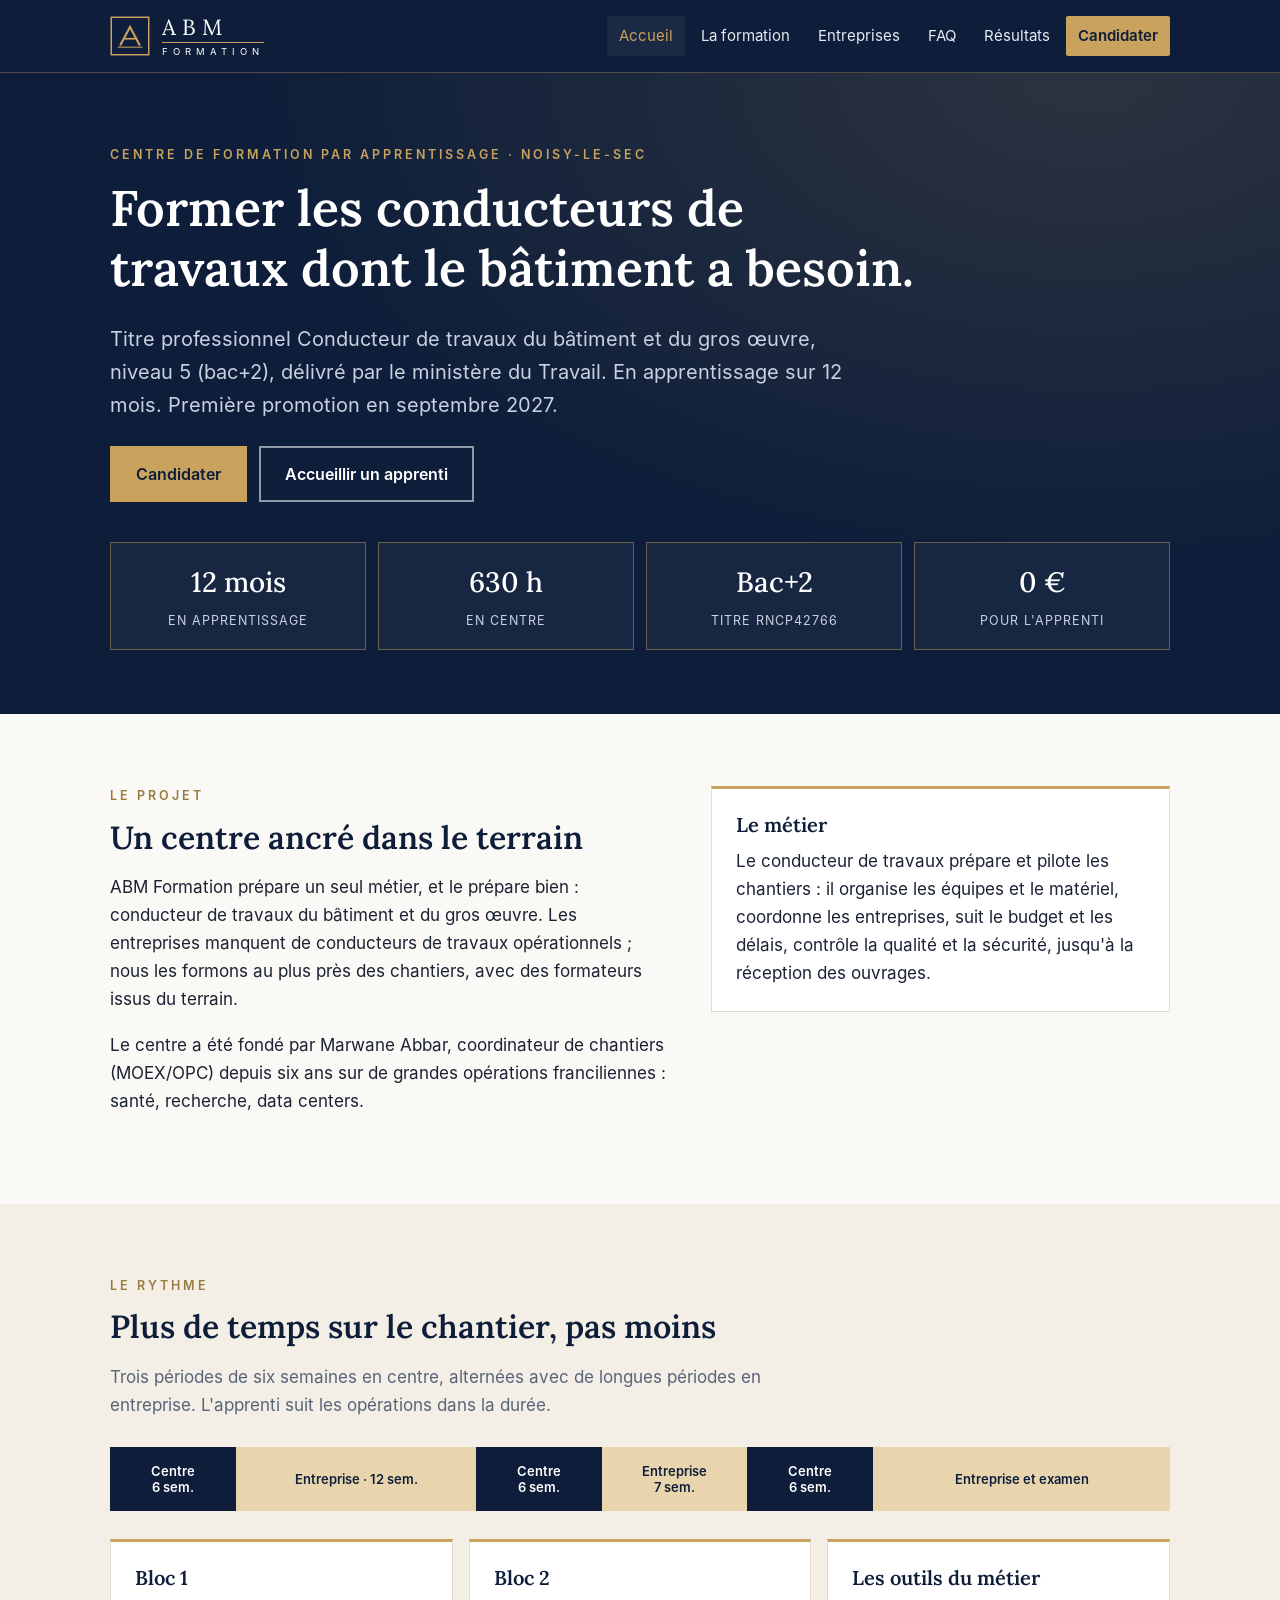
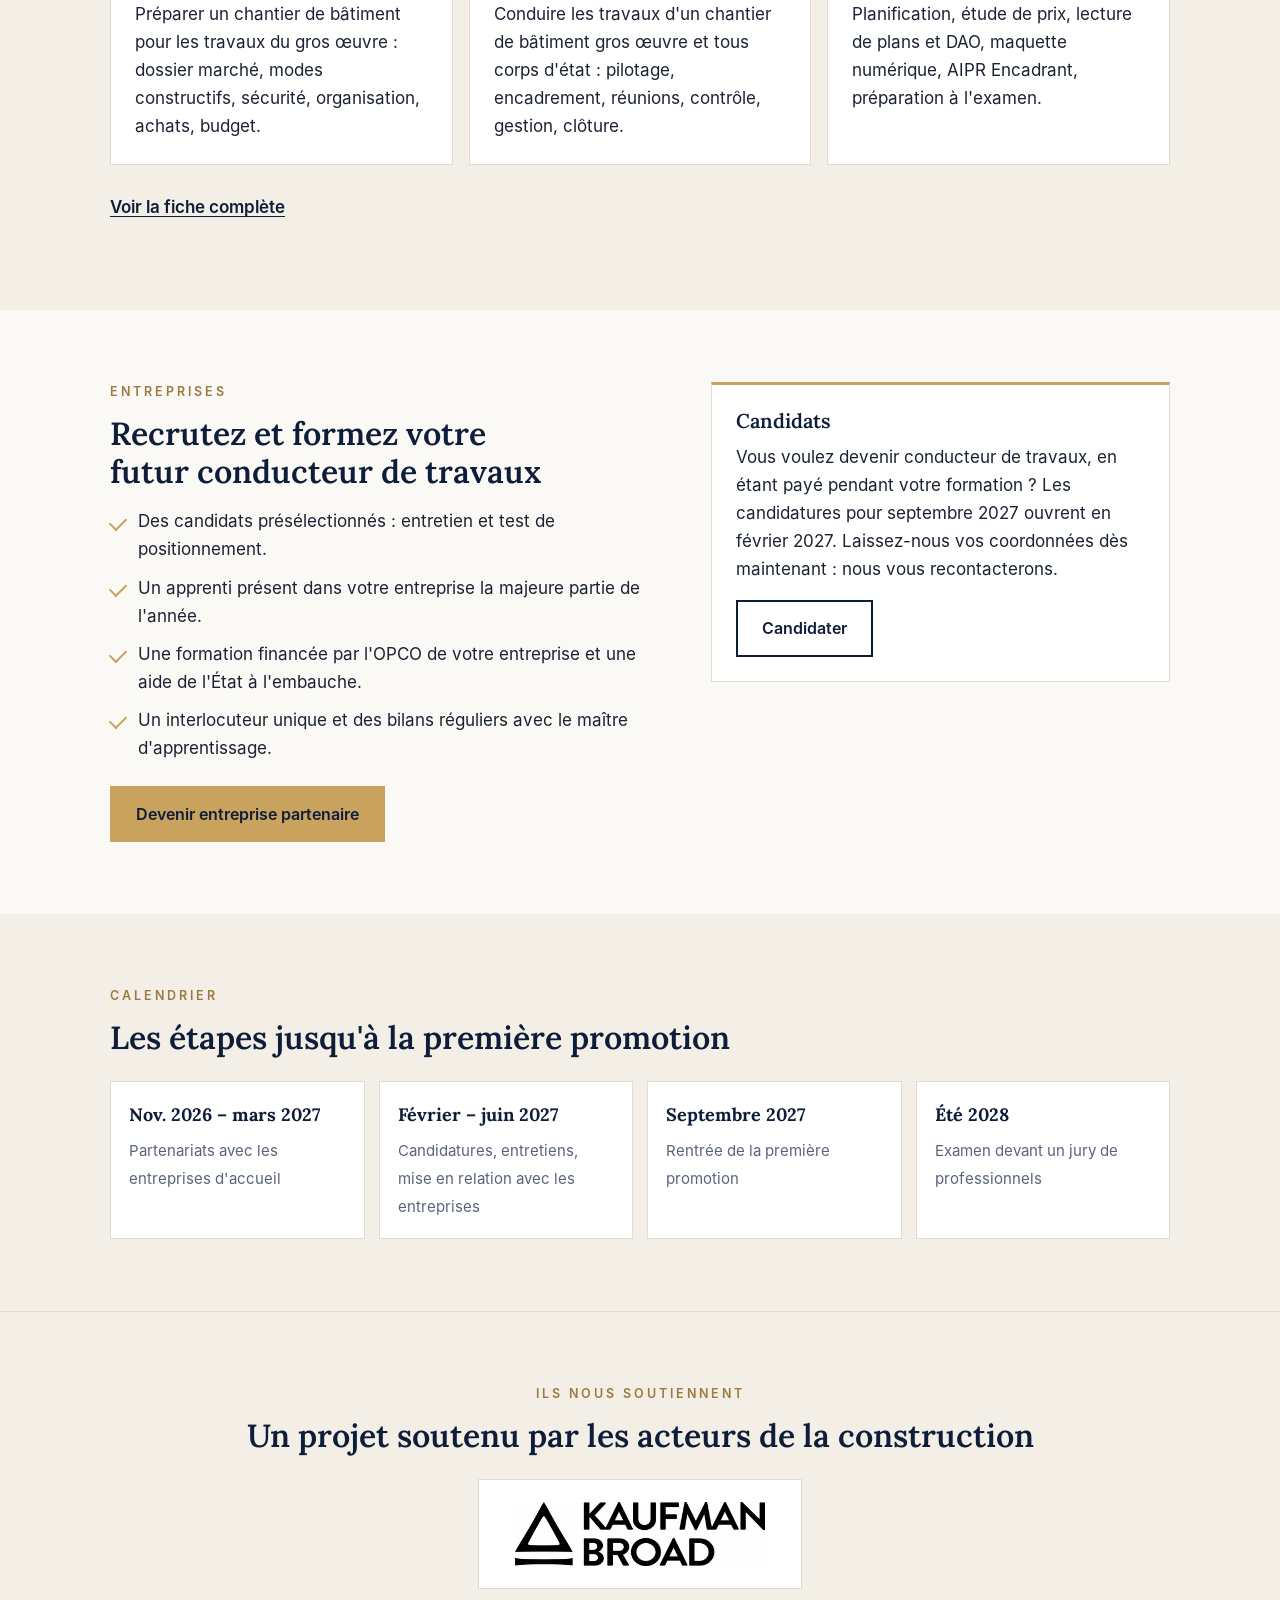
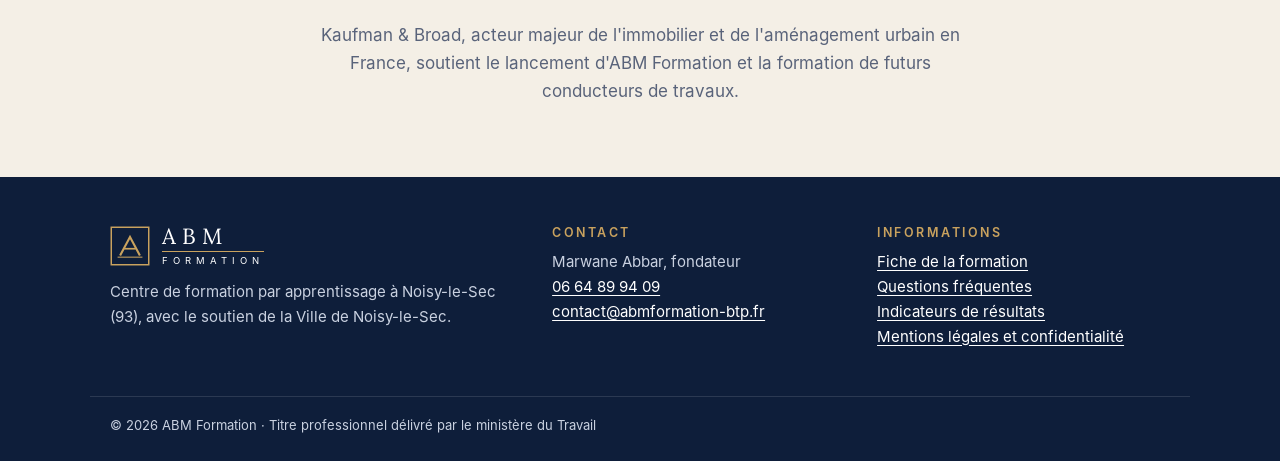
<file: index.html>
<!doctype html>
<html lang="fr">
<head>
<meta charset="utf-8">
<meta name="viewport" content="width=device-width, initial-scale=1">
<title>ABM Formation — Conducteur de travaux en alternance à Noisy-le-Sec</title>
<meta name="description" content="Centre de formation par apprentissage à Noisy-le-Sec : titre professionnel Conducteur de travaux du bâtiment et du gros œuvre (bac+2) en 12 mois. Première promotion en septembre 2027.">
<link rel="canonical" href="https://abmformation-btp.fr/">
<meta property="og:title" content="ABM Formation — Conducteur de travaux en alternance à Noisy-le-Sec">
<meta property="og:description" content="Centre de formation par apprentissage à Noisy-le-Sec : titre professionnel Conducteur de travaux du bâtiment et du gros œuvre (bac+2) en 12 mois. Première promotion en septembre 2027.">
<meta property="og:type" content="website">
<meta property="og:locale" content="fr_FR">
<meta property="og:image" content="https://abmformation-btp.fr/assets/og-image.png">
<meta property="og:url" content="https://abmformation-btp.fr/">
<meta name="twitter:card" content="summary_large_image">
<link rel="icon" href="assets/favicon.svg" type="image/svg+xml">
<link rel="stylesheet" href="assets/style.css">
</head>
<body>
<a class="skip" href="#contenu">Aller au contenu</a>
<header class="site-header">
 <div class="wrap bar">
  <a class="brand" href="index.html" aria-label="ABM Formation, accueil"><svg class="mark" viewBox="0 0 190 190" aria-hidden="true"><rect x="6" y="6" width="178" height="178" fill="none" stroke="currentColor" stroke-width="7"/><path d="M48 140 L95 52 L142 140" fill="none" stroke="currentColor" stroke-width="10"/><line x1="68" y1="108" x2="122" y2="108" stroke="currentColor" stroke-width="8"/><line x1="36" y1="148" x2="154" y2="148" stroke="currentColor" stroke-width="5"/></svg><span class="brand-txt"><span class="b1">ABM</span><span class="b2">FORMATION</span></span></a>
  <button class="burger" aria-expanded="false" aria-controls="menu" onclick="var m=document.getElementById('menu');var o=m.classList.toggle('open');this.setAttribute('aria-expanded',o)">Menu</button>
  <nav id="menu" class="nav" aria-label="Navigation principale"><a href="index.html" aria-current="page">Accueil</a><a href="formation.html">La formation</a><a href="entreprises.html">Entreprises</a><a href="faq.html">FAQ</a><a href="indicateurs.html">Résultats</a><a href="candidater.html">Candidater</a></nav>
 </div>
</header>
<main id="contenu">

<section class="hero">
 <div class="wrap">
  <p class="kick">Centre de formation par apprentissage · Noisy-le-Sec</p>
  <h1>Former les conducteurs de travaux dont le bâtiment a besoin.</h1>
  <p class="lead">Titre professionnel Conducteur de travaux du bâtiment et du gros œuvre, niveau 5 (bac+2), délivré par le ministère du Travail. En apprentissage sur 12 mois. Première promotion en septembre 2027.</p>
  <div class="actions"><a class="btn" href="candidater.html">Candidater</a><a class="btn ghost" href="entreprises.html">Accueillir un apprenti</a></div>
  <ul class="kpis">
   <li><b>12 mois</b><span>en apprentissage</span></li>
   <li><b>630 h</b><span>en centre</span></li>
   <li><b>Bac+2</b><span>titre RNCP42766</span></li>
   <li><b>0 €</b><span>pour l'apprenti</span></li>
  </ul>
 </div>
</section>

<section class="sec">
 <div class="wrap two">
  <div>
   <p class="kick dark">Le projet</p>
   <h2>Un centre ancré dans le terrain</h2>
   <p>ABM Formation prépare un seul métier, et le prépare bien : conducteur de travaux du bâtiment et du gros œuvre. Les entreprises manquent de conducteurs de travaux opérationnels ; nous les formons au plus près des chantiers, avec des formateurs issus du terrain.</p>
   <p>Le centre a été fondé par Marwane Abbar, coordinateur de chantiers (MOEX/OPC) depuis six ans sur de grandes opérations franciliennes : santé, recherche, data centers.</p>
  </div>
  <div class="card">
   <h3>Le métier</h3>
   <p>Le conducteur de travaux prépare et pilote les chantiers : il organise les équipes et le matériel, coordonne les entreprises, suit le budget et les délais, contrôle la qualité et la sécurité, jusqu'à la réception des ouvrages.</p>
  </div>
 </div>
</section>

<section class="sec alt">
 <div class="wrap">
  <p class="kick dark">Le rythme</p>
  <h2>Plus de temps sur le chantier, pas moins</h2>
  <p class="intro">Trois périodes de six semaines en centre, alternées avec de longues périodes en entreprise. L'apprenti suit les opérations dans la durée.</p>
  <div class="timeline" role="img" aria-label="Centre 6 semaines, entreprise 12 semaines, centre 6 semaines, entreprise 7 semaines, centre 6 semaines, puis entreprise et examen">
   <span class="c" style="flex:6">Centre<br>6 sem.</span><span class="e" style="flex:12">Entreprise · 12 sem.</span><span class="c" style="flex:6">Centre<br>6 sem.</span><span class="e" style="flex:7">Entreprise<br>7 sem.</span><span class="c" style="flex:6">Centre<br>6 sem.</span><span class="e" style="flex:15">Entreprise et examen</span>
  </div>
  <div class="grid3">
   <div class="card"><h3>Bloc 1</h3><p>Préparer un chantier de bâtiment pour les travaux du gros œuvre : dossier marché, modes constructifs, sécurité, organisation, achats, budget.</p></div>
   <div class="card"><h3>Bloc 2</h3><p>Conduire les travaux d'un chantier de bâtiment gros œuvre et tous corps d'état : pilotage, encadrement, réunions, contrôle, gestion, clôture.</p></div>
   <div class="card"><h3>Les outils du métier</h3><p>Planification, étude de prix, lecture de plans et DAO, maquette numérique, AIPR Encadrant, préparation à l'examen.</p></div>
  </div>
  <p><a class="link" href="formation.html">Voir la fiche complète</a></p>
 </div>
</section>

<section class="sec">
 <div class="wrap two">
  <div>
   <p class="kick dark">Entreprises</p>
   <h2>Recrutez et formez votre futur conducteur de travaux</h2>
   <ul class="ticks">
    <li>Des candidats présélectionnés : entretien et test de positionnement.</li>
    <li>Un apprenti présent dans votre entreprise la majeure partie de l'année.</li>
    <li>Une formation financée par l'OPCO de votre entreprise et une aide de l'État à l'embauche.</li>
    <li>Un interlocuteur unique et des bilans réguliers avec le maître d'apprentissage.</li>
   </ul>
   <a class="btn" href="entreprises.html">Devenir entreprise partenaire</a>
  </div>
  <div class="card">
   <h3>Candidats</h3>
   <p>Vous voulez devenir conducteur de travaux, en étant payé pendant votre formation ? Les candidatures pour septembre 2027 ouvrent en février 2027. Laissez-nous vos coordonnées dès maintenant : nous vous recontacterons.</p>
   <a class="btn ghost dark" href="candidater.html">Candidater</a>
  </div>
 </div>
</section>

<section class="sec alt">
 <div class="wrap">
  <p class="kick dark">Calendrier</p>
  <h2>Les étapes jusqu'à la première promotion</h2>
  <ol class="steps">
   <li><b>Nov. 2026 – mars 2027</b><span>Partenariats avec les entreprises d'accueil</span></li>
   <li><b>Février – juin 2027</b><span>Candidatures, entretiens, mise en relation avec les entreprises</span></li>
   <li><b>Septembre 2027</b><span>Rentrée de la première promotion</span></li>
   <li><b>Été 2028</b><span>Examen devant un jury de professionnels</span></li>
  </ol>
 </div>
</section>
<section class="sec alt support">
 <div class="wrap">
  <p class="kick dark">Ils nous soutiennent</p>
  <h2>Un projet soutenu par les acteurs de la construction</h2>
  <div class="logocard"><img src="assets/kaufman-broad.jpg" width="900" height="230" alt="Kaufman &amp; Broad" loading="lazy"></div>
  <p>Kaufman &amp; Broad, acteur majeur de l'immobilier et de l'aménagement urbain en France, soutient le lancement d'ABM Formation et la formation de futurs conducteurs de travaux.</p>
 </div>
</section>

</main>
<footer class="site-footer">
 <div class="wrap fgrid">
  <div><div class="brand light"><svg class="mark" viewBox="0 0 190 190" aria-hidden="true"><rect x="6" y="6" width="178" height="178" fill="none" stroke="currentColor" stroke-width="7"/><path d="M48 140 L95 52 L142 140" fill="none" stroke="currentColor" stroke-width="10"/><line x1="68" y1="108" x2="122" y2="108" stroke="currentColor" stroke-width="8"/><line x1="36" y1="148" x2="154" y2="148" stroke="currentColor" stroke-width="5"/></svg><span class="brand-txt"><span class="b1">ABM</span><span class="b2">FORMATION</span></span></div>
  <p>Centre de formation par apprentissage à Noisy-le-Sec (93), avec le soutien de la Ville de Noisy-le-Sec.</p></div>
  <div><h2 class="fh">Contact</h2><p>Marwane Abbar, fondateur<br><a href="tel:+33664899409">06 64 89 94 09</a><br><a href="mailto:contact@abmformation-btp.fr">contact@abmformation-btp.fr</a></p></div>
  <div><h2 class="fh">Informations</h2><p><a href="formation.html">Fiche de la formation</a><br><a href="faq.html">Questions fréquentes</a><br><a href="indicateurs.html">Indicateurs de résultats</a><br><a href="mentions-legales.html">Mentions légales et confidentialité</a></p></div>
 </div>
 <div class="wrap fine">© 2026 ABM Formation · Titre professionnel délivré par le ministère du Travail</div>
</footer>
</body>
</html>
</file>
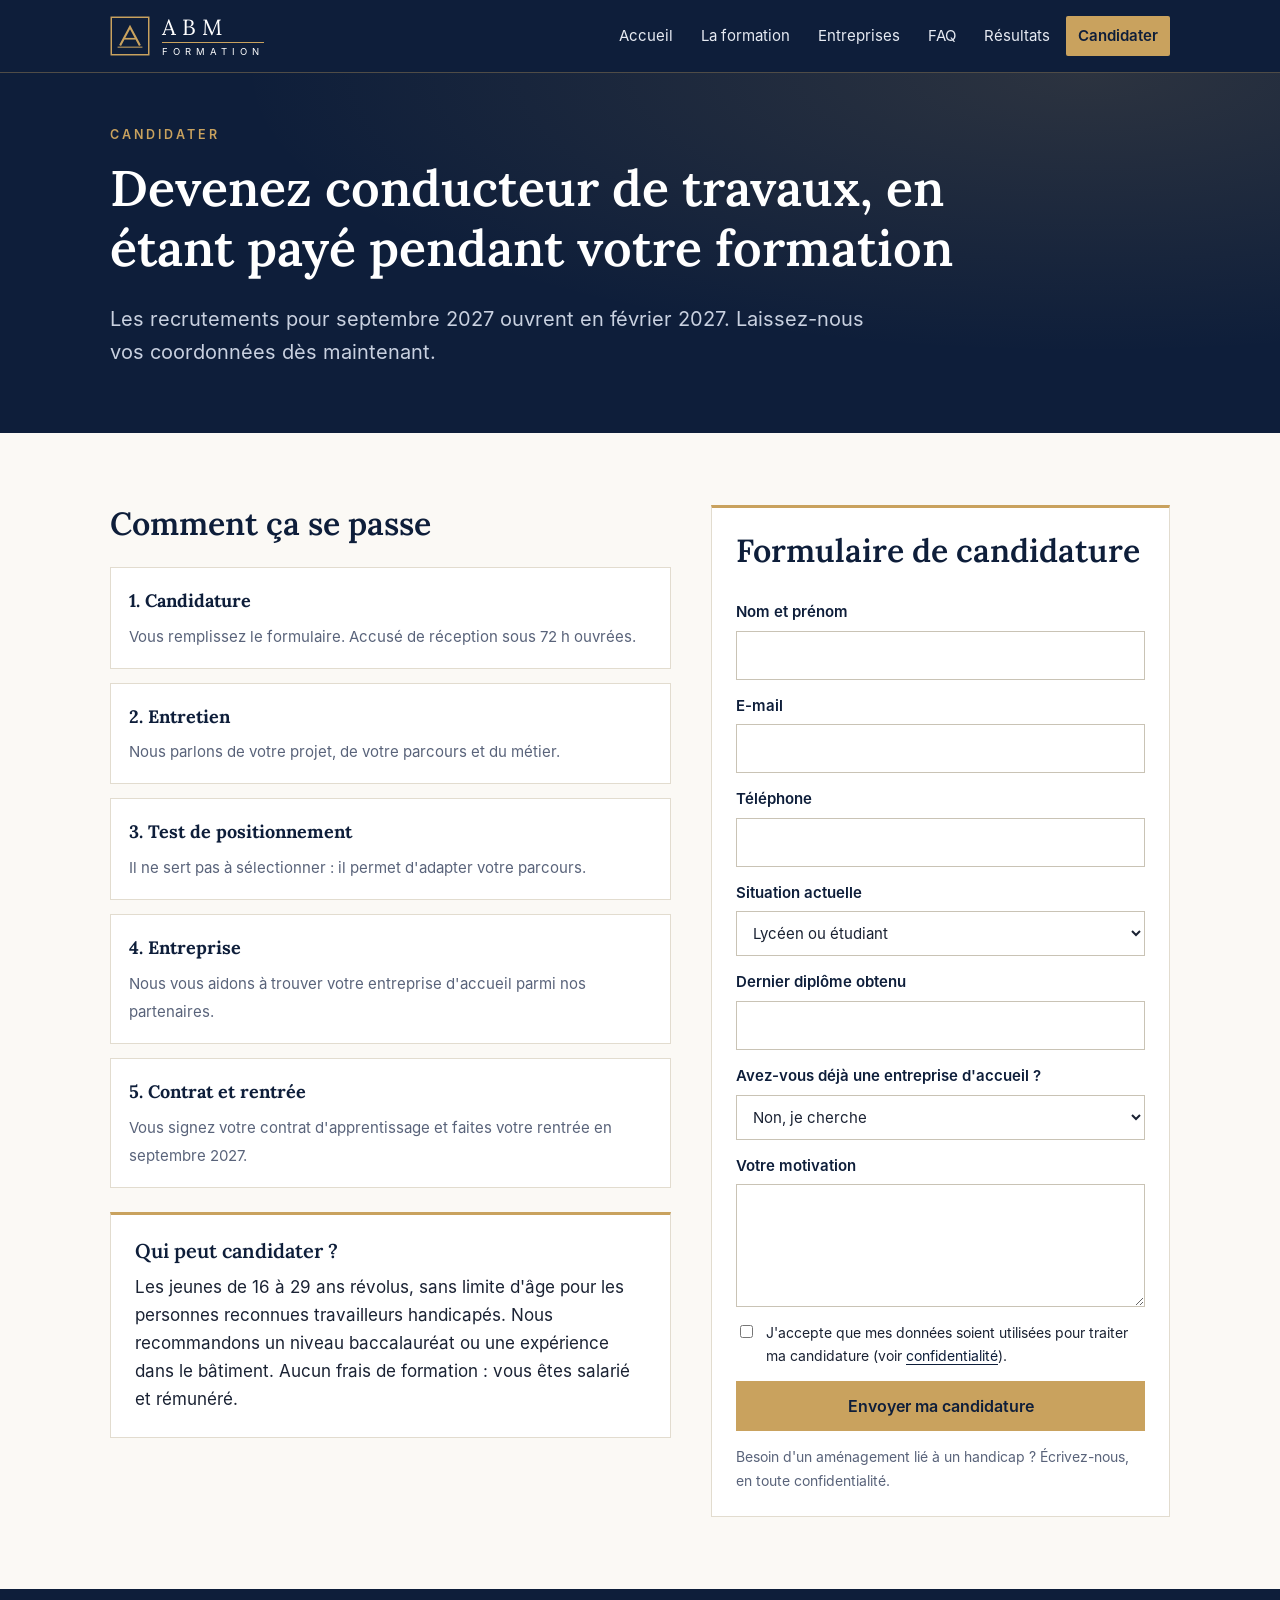
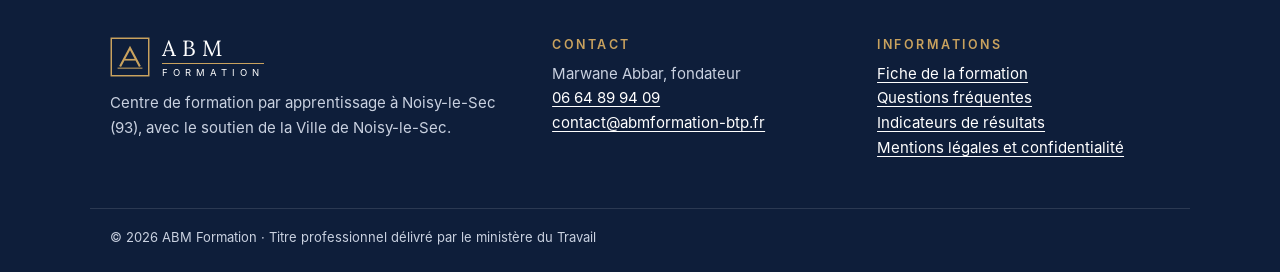
<file: candidater.html>
<!doctype html>
<html lang="fr">
<head>
<meta charset="utf-8">
<meta name="viewport" content="width=device-width, initial-scale=1">
<title>Candidater — Devenir conducteur de travaux en alternance | ABM Formation</title>
<meta name="description" content="Candidatez à la formation de conducteur de travaux du bâtiment et du gros œuvre en apprentissage à Noisy-le-Sec. Recrutements à partir de février 2027.">
<link rel="canonical" href="https://abmformation-btp.fr/candidater.html">
<meta property="og:title" content="Candidater — Devenir conducteur de travaux en alternance | ABM Formation">
<meta property="og:description" content="Candidatez à la formation de conducteur de travaux du bâtiment et du gros œuvre en apprentissage à Noisy-le-Sec. Recrutements à partir de février 2027.">
<meta property="og:type" content="website">
<meta property="og:locale" content="fr_FR">
<meta property="og:image" content="https://abmformation-btp.fr/assets/og-image.png">
<meta property="og:url" content="https://abmformation-btp.fr/candidater.html">
<meta name="twitter:card" content="summary_large_image">
<link rel="icon" href="assets/favicon.svg" type="image/svg+xml">
<link rel="stylesheet" href="assets/style.css">
</head>
<body>
<a class="skip" href="#contenu">Aller au contenu</a>
<header class="site-header">
 <div class="wrap bar">
  <a class="brand" href="index.html" aria-label="ABM Formation, accueil"><svg class="mark" viewBox="0 0 190 190" aria-hidden="true"><rect x="6" y="6" width="178" height="178" fill="none" stroke="currentColor" stroke-width="7"/><path d="M48 140 L95 52 L142 140" fill="none" stroke="currentColor" stroke-width="10"/><line x1="68" y1="108" x2="122" y2="108" stroke="currentColor" stroke-width="8"/><line x1="36" y1="148" x2="154" y2="148" stroke="currentColor" stroke-width="5"/></svg><span class="brand-txt"><span class="b1">ABM</span><span class="b2">FORMATION</span></span></a>
  <button class="burger" aria-expanded="false" aria-controls="menu" onclick="var m=document.getElementById('menu');var o=m.classList.toggle('open');this.setAttribute('aria-expanded',o)">Menu</button>
  <nav id="menu" class="nav" aria-label="Navigation principale"><a href="index.html">Accueil</a><a href="formation.html">La formation</a><a href="entreprises.html">Entreprises</a><a href="faq.html">FAQ</a><a href="indicateurs.html">Résultats</a><a href="candidater.html" aria-current="page">Candidater</a></nav>
 </div>
</header>
<main id="contenu">

<section class="hero small"><div class="wrap">
 <p class="kick">Candidater</p>
 <h1>Devenez conducteur de travaux, en étant payé pendant votre formation</h1>
 <p class="lead">Les recrutements pour septembre 2027 ouvrent en février 2027. Laissez-nous vos coordonnées dès maintenant.</p>
</div></section>
<section class="sec"><div class="wrap two">
 <div>
  <h2>Comment ça se passe</h2>
  <ol class="steps v">
   <li><b>1. Candidature</b><span>Vous remplissez le formulaire. Accusé de réception sous 72 h ouvrées.</span></li>
   <li><b>2. Entretien</b><span>Nous parlons de votre projet, de votre parcours et du métier.</span></li>
   <li><b>3. Test de positionnement</b><span>Il ne sert pas à sélectionner : il permet d'adapter votre parcours.</span></li>
   <li><b>4. Entreprise</b><span>Nous vous aidons à trouver votre entreprise d'accueil parmi nos partenaires.</span></li>
   <li><b>5. Contrat et rentrée</b><span>Vous signez votre contrat d'apprentissage et faites votre rentrée en septembre 2027.</span></li>
  </ol>
  <div class="card"><h3>Qui peut candidater ?</h3><p>Les jeunes de 16 à 29 ans révolus, sans limite d'âge pour les personnes reconnues travailleurs handicapés. Nous recommandons un niveau baccalauréat ou une expérience dans le bâtiment. Aucun frais de formation : vous êtes salarié et rémunéré.</p></div>
 </div>
 <form class="card form" action="https://formspree.io/f/xdawqddj" method="POST">
  <h2>Formulaire de candidature</h2>
  <input type="hidden" name="_subject" value="Site ABM — candidature">
  <label>Nom et prénom<input name="nom" required autocomplete="name"></label>
  <label>E-mail<input type="email" name="email" required autocomplete="email"></label>
  <label>Téléphone<input type="tel" name="telephone" required autocomplete="tel"></label>
  <label>Situation actuelle<select name="situation"><option>Lycéen ou étudiant</option><option>En emploi dans le bâtiment</option><option>En emploi hors bâtiment</option><option>Demandeur d'emploi</option><option>Autre</option></select></label>
  <label>Dernier diplôme obtenu<input name="diplome"></label>
  <label>Avez-vous déjà une entreprise d'accueil ?<select name="entreprise"><option>Non, je cherche</option><option>Oui</option><option>Je suis en discussion</option></select></label>
  <label>Votre motivation<textarea name="motivation" rows="4"></textarea></label>
  <label class="check"><input type="checkbox" name="consentement" required> <span>J'accepte que mes données soient utilisées pour traiter ma candidature (voir <a href="mentions-legales.html#donnees">confidentialité</a>).</span></label>
  <button class="btn" type="submit">Envoyer ma candidature</button>
  <p class="small">Besoin d'un aménagement lié à un handicap ? Écrivez-nous, en toute confidentialité.</p>
 </form>
</div></section>

</main>
<footer class="site-footer">
 <div class="wrap fgrid">
  <div><div class="brand light"><svg class="mark" viewBox="0 0 190 190" aria-hidden="true"><rect x="6" y="6" width="178" height="178" fill="none" stroke="currentColor" stroke-width="7"/><path d="M48 140 L95 52 L142 140" fill="none" stroke="currentColor" stroke-width="10"/><line x1="68" y1="108" x2="122" y2="108" stroke="currentColor" stroke-width="8"/><line x1="36" y1="148" x2="154" y2="148" stroke="currentColor" stroke-width="5"/></svg><span class="brand-txt"><span class="b1">ABM</span><span class="b2">FORMATION</span></span></div>
  <p>Centre de formation par apprentissage à Noisy-le-Sec (93), avec le soutien de la Ville de Noisy-le-Sec.</p></div>
  <div><h2 class="fh">Contact</h2><p>Marwane Abbar, fondateur<br><a href="tel:+33664899409">06 64 89 94 09</a><br><a href="mailto:contact@abmformation-btp.fr">contact@abmformation-btp.fr</a></p></div>
  <div><h2 class="fh">Informations</h2><p><a href="formation.html">Fiche de la formation</a><br><a href="faq.html">Questions fréquentes</a><br><a href="indicateurs.html">Indicateurs de résultats</a><br><a href="mentions-legales.html">Mentions légales et confidentialité</a></p></div>
 </div>
 <div class="wrap fine">© 2026 ABM Formation · Titre professionnel délivré par le ministère du Travail</div>
</footer>
</body>
</html>
</file>
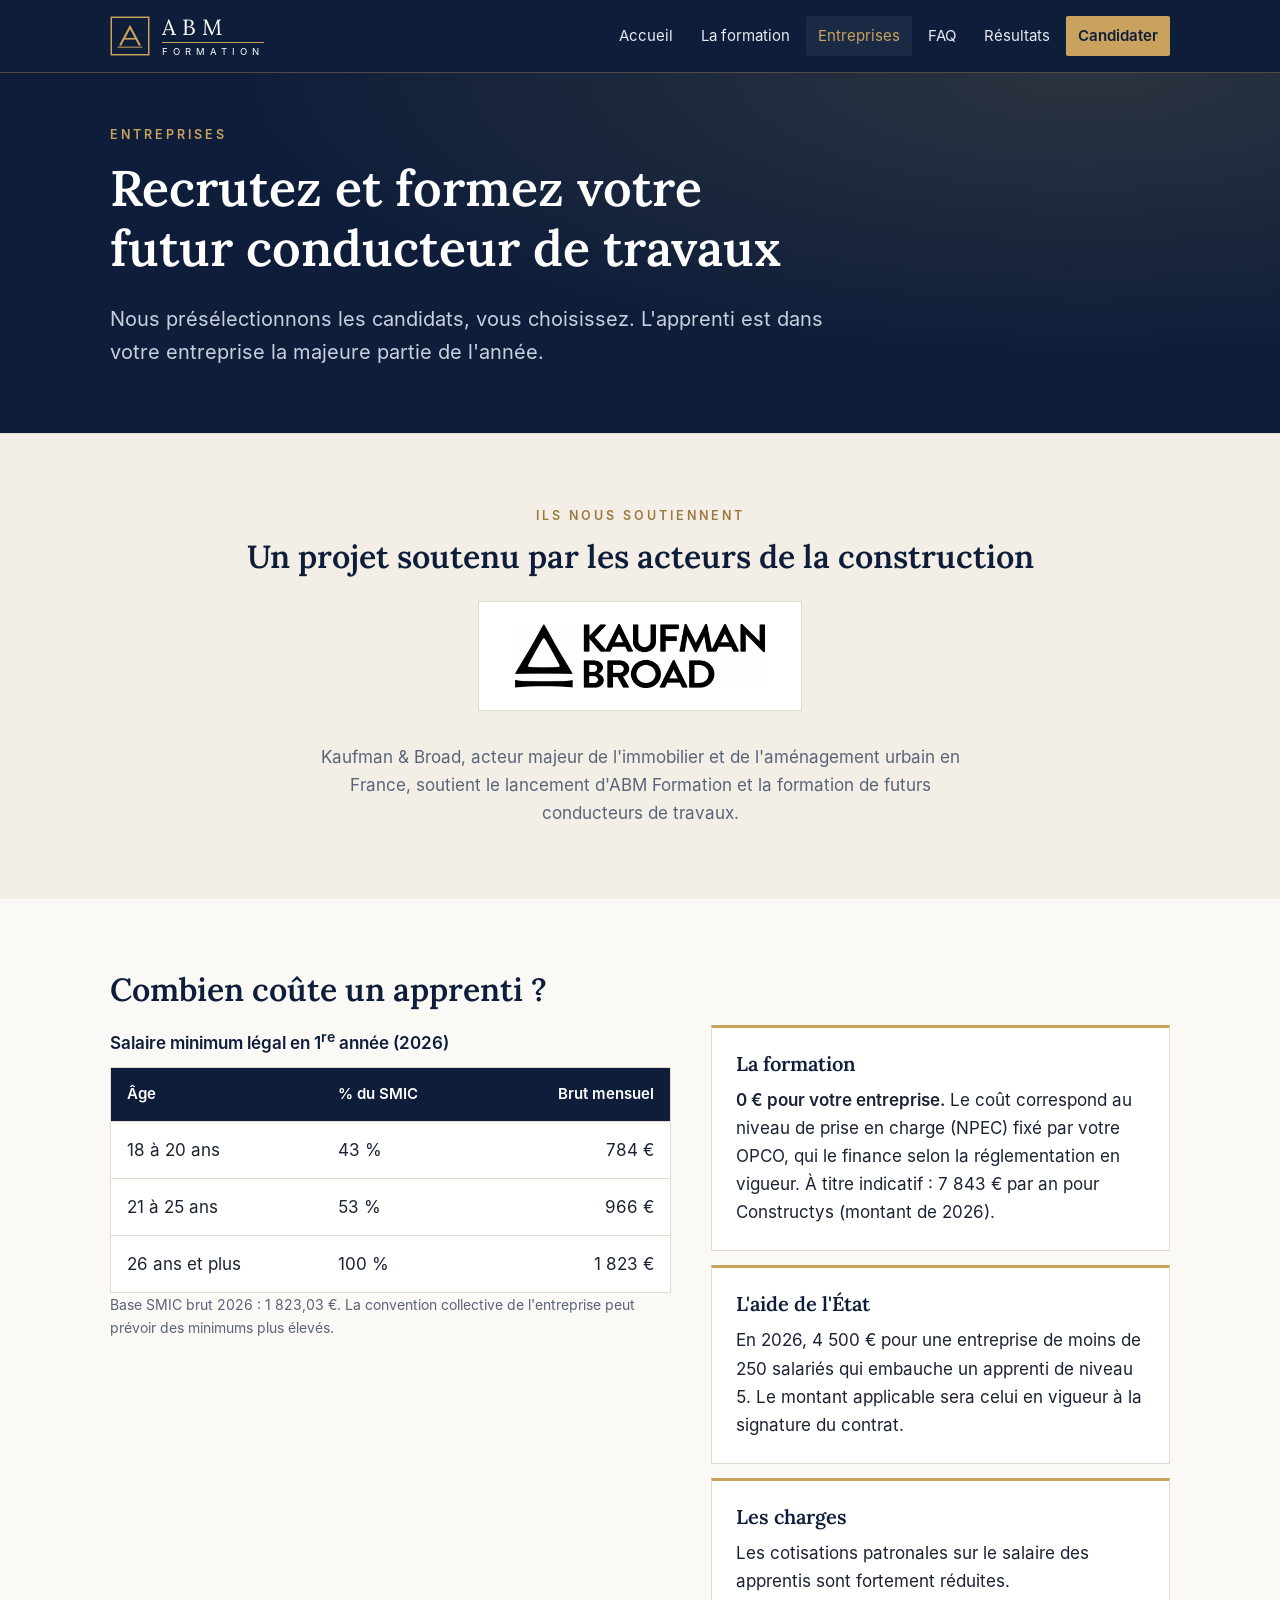
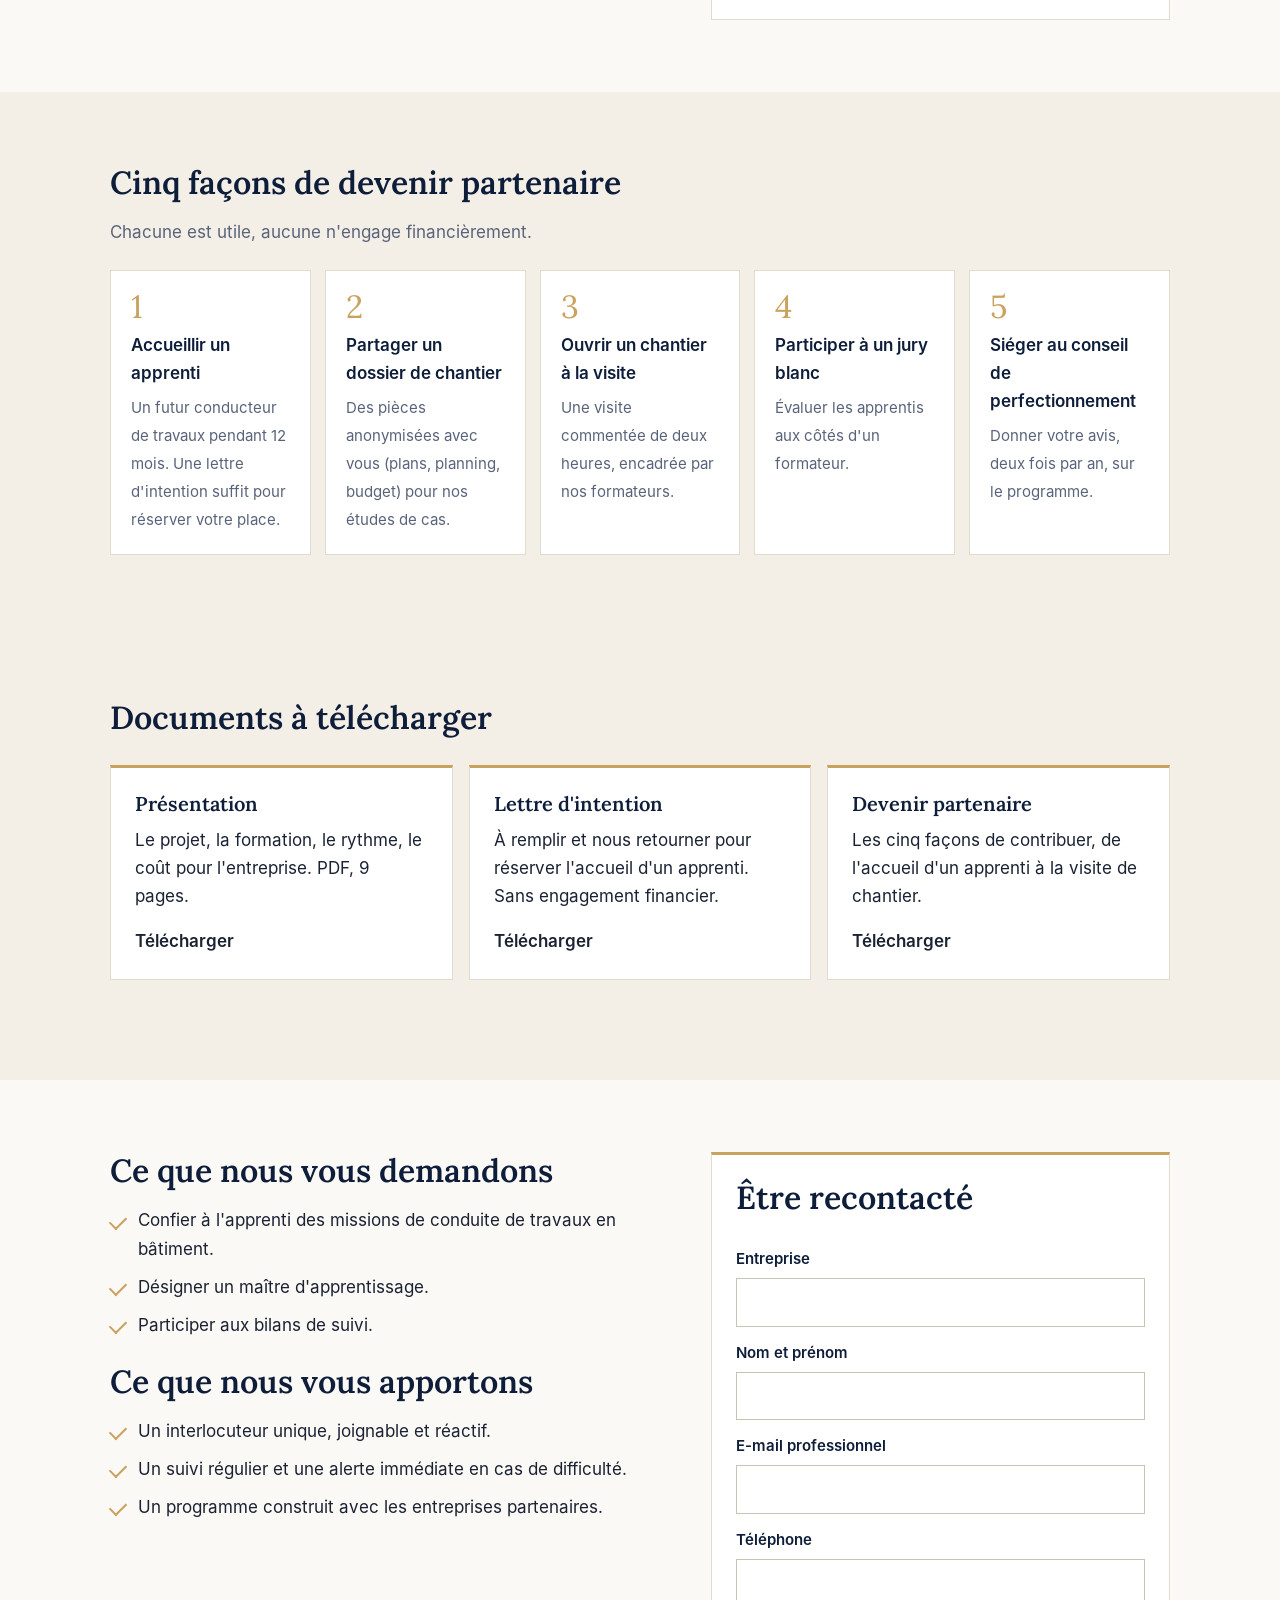
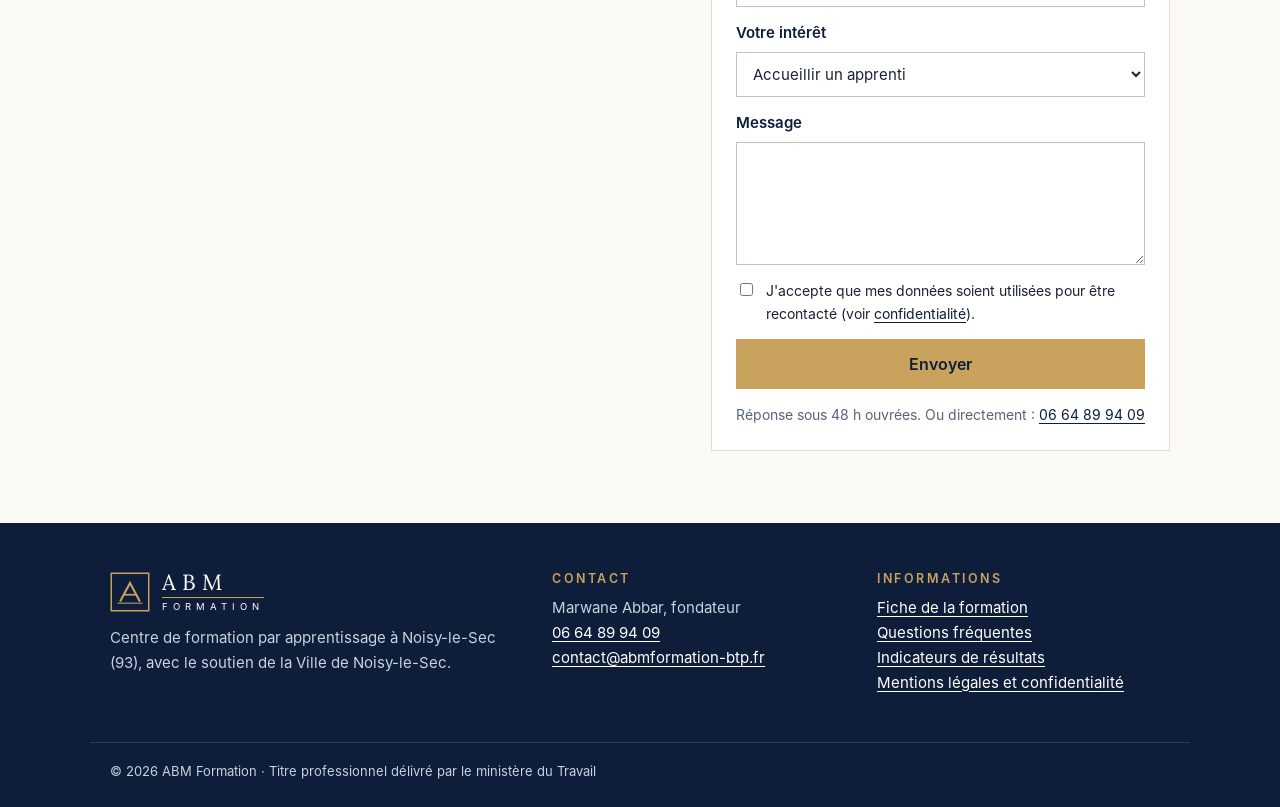
<file: entreprises.html>
<!doctype html>
<html lang="fr">
<head>
<meta charset="utf-8">
<meta name="viewport" content="width=device-width, initial-scale=1">
<title>Entreprises — Accueillir un apprenti conducteur de travaux | ABM Formation</title>
<meta name="description" content="Accueillez un apprenti conducteur de travaux formé au plus près du chantier. Formation financée par l'OPCO, aide de l'État à l'embauche, candidats présélectionnés.">
<link rel="canonical" href="https://abmformation-btp.fr/entreprises.html">
<meta property="og:title" content="Entreprises — Accueillir un apprenti conducteur de travaux | ABM Formation">
<meta property="og:description" content="Accueillez un apprenti conducteur de travaux formé au plus près du chantier. Formation financée par l'OPCO, aide de l'État à l'embauche, candidats présélectionnés.">
<meta property="og:type" content="website">
<meta property="og:locale" content="fr_FR">
<meta property="og:image" content="https://abmformation-btp.fr/assets/og-image.png">
<meta property="og:url" content="https://abmformation-btp.fr/entreprises.html">
<meta name="twitter:card" content="summary_large_image">
<link rel="icon" href="assets/favicon.svg" type="image/svg+xml">
<link rel="stylesheet" href="assets/style.css">
</head>
<body>
<a class="skip" href="#contenu">Aller au contenu</a>
<header class="site-header">
 <div class="wrap bar">
  <a class="brand" href="index.html" aria-label="ABM Formation, accueil"><svg class="mark" viewBox="0 0 190 190" aria-hidden="true"><rect x="6" y="6" width="178" height="178" fill="none" stroke="currentColor" stroke-width="7"/><path d="M48 140 L95 52 L142 140" fill="none" stroke="currentColor" stroke-width="10"/><line x1="68" y1="108" x2="122" y2="108" stroke="currentColor" stroke-width="8"/><line x1="36" y1="148" x2="154" y2="148" stroke="currentColor" stroke-width="5"/></svg><span class="brand-txt"><span class="b1">ABM</span><span class="b2">FORMATION</span></span></a>
  <button class="burger" aria-expanded="false" aria-controls="menu" onclick="var m=document.getElementById('menu');var o=m.classList.toggle('open');this.setAttribute('aria-expanded',o)">Menu</button>
  <nav id="menu" class="nav" aria-label="Navigation principale"><a href="index.html">Accueil</a><a href="formation.html">La formation</a><a href="entreprises.html" aria-current="page">Entreprises</a><a href="faq.html">FAQ</a><a href="indicateurs.html">Résultats</a><a href="candidater.html">Candidater</a></nav>
 </div>
</header>
<main id="contenu">

<section class="hero small"><div class="wrap">
 <p class="kick">Entreprises</p>
 <h1>Recrutez et formez votre futur conducteur de travaux</h1>
 <p class="lead">Nous présélectionnons les candidats, vous choisissez. L'apprenti est dans votre entreprise la majeure partie de l'année.</p>
</div></section>
<section class="sec alt support">
 <div class="wrap">
  <p class="kick dark">Ils nous soutiennent</p>
  <h2>Un projet soutenu par les acteurs de la construction</h2>
  <div class="logocard"><img src="assets/kaufman-broad.jpg" width="900" height="230" alt="Kaufman &amp; Broad" loading="lazy"></div>
  <p>Kaufman &amp; Broad, acteur majeur de l'immobilier et de l'aménagement urbain en France, soutient le lancement d'ABM Formation et la formation de futurs conducteurs de travaux.</p>
 </div>
</section>
<section class="sec"><div class="wrap">
 <h2>Combien coûte un apprenti ?</h2>
 <div class="two">
  <div class="tw"><table class="data"><caption>Salaire minimum légal en 1<sup>re</sup> année (2026)</caption><thead><tr><th>Âge</th><th>% du SMIC</th><th class="n">Brut mensuel</th></tr></thead><tbody>
   <tr><td>18 à 20 ans</td><td>43 %</td><td class="n">784 €</td></tr>
   <tr><td>21 à 25 ans</td><td>53 %</td><td class="n">966 €</td></tr>
   <tr><td>26 ans et plus</td><td>100 %</td><td class="n">1 823 €</td></tr>
  </tbody></table>
  <p class="small">Base SMIC brut 2026 : 1 823,03 €. La convention collective de l'entreprise peut prévoir des minimums plus élevés.</p></div>
  <div class="stack">
   <div class="card"><h3>La formation</h3><p><strong>0 € pour votre entreprise.</strong> Le coût correspond au niveau de prise en charge (NPEC) fixé par votre OPCO, qui le finance selon la réglementation en vigueur. À titre indicatif : 7 843 € par an pour Constructys (montant de 2026).</p></div>
   <div class="card"><h3>L'aide de l'État</h3><p>En 2026, 4 500 € pour une entreprise de moins de 250 salariés qui embauche un apprenti de niveau 5. Le montant applicable sera celui en vigueur à la signature du contrat.</p></div>
   <div class="card"><h3>Les charges</h3><p>Les cotisations patronales sur le salaire des apprentis sont fortement réduites.</p></div>
  </div>
 </div>
</div></section>
<section class="sec alt"><div class="wrap">
 <h2>Cinq façons de devenir partenaire</h2>
 <p class="intro">Chacune est utile, aucune n'engage financièrement.</p>
 <ol class="partners">
  <li><b>Accueillir un apprenti</b><span>Un futur conducteur de travaux pendant 12 mois. Une lettre d'intention suffit pour réserver votre place.</span></li>
  <li><b>Partager un dossier de chantier</b><span>Des pièces anonymisées avec vous (plans, planning, budget) pour nos études de cas.</span></li>
  <li><b>Ouvrir un chantier à la visite</b><span>Une visite commentée de deux heures, encadrée par nos formateurs.</span></li>
  <li><b>Participer à un jury blanc</b><span>Évaluer les apprentis aux côtés d'un formateur.</span></li>
  <li><b>Siéger au conseil de perfectionnement</b><span>Donner votre avis, deux fois par an, sur le programme.</span></li>
 </ol>
</div></section>
<section class="sec alt"><div class="wrap">
 <h2>Documents à télécharger</h2>
 <div class="grid3">
  <a class="card dl" href="assets/docs/ABM-Formation_Presentation.pdf" download><h3>Présentation</h3><p>Le projet, la formation, le rythme, le coût pour l'entreprise. PDF, 9 pages.</p><span class="link">Télécharger</span></a>
  <a class="card dl" href="assets/docs/ABM-Formation_Lettre-intention.pdf" download><h3>Lettre d'intention</h3><p>À remplir et nous retourner pour réserver l'accueil d'un apprenti. Sans engagement financier.</p><span class="link">Télécharger</span></a>
  <a class="card dl" href="assets/docs/ABM-Formation_Devenir-partenaire.pdf" download><h3>Devenir partenaire</h3><p>Les cinq façons de contribuer, de l'accueil d'un apprenti à la visite de chantier.</p><span class="link">Télécharger</span></a>
 </div>
</div></section>
<section class="sec"><div class="wrap two">
 <div>
  <h2>Ce que nous vous demandons</h2>
  <ul class="ticks"><li>Confier à l'apprenti des missions de conduite de travaux en bâtiment.</li><li>Désigner un maître d'apprentissage.</li><li>Participer aux bilans de suivi.</li></ul>
  <h2>Ce que nous vous apportons</h2>
  <ul class="ticks"><li>Un interlocuteur unique, joignable et réactif.</li><li>Un suivi régulier et une alerte immédiate en cas de difficulté.</li><li>Un programme construit avec les entreprises partenaires.</li></ul>
 </div>
 <form class="card form" action="https://formspree.io/f/myknrpdg" method="POST">
  <h2>Être recontacté</h2>
  <input type="hidden" name="_subject" value="Site ABM — demande entreprise">
  <label>Entreprise<input name="entreprise" required autocomplete="organization"></label>
  <label>Nom et prénom<input name="nom" required autocomplete="name"></label>
  <label>E-mail professionnel<input type="email" name="email" required autocomplete="email"></label>
  <label>Téléphone<input type="tel" name="telephone" autocomplete="tel"></label>
  <label>Votre intérêt<select name="interet"><option>Accueillir un apprenti</option><option>Partager un dossier de chantier</option><option>Ouvrir un chantier à la visite</option><option>Participer à un jury blanc</option><option>Autre</option></select></label>
  <label>Message<textarea name="message" rows="4"></textarea></label>
  <label class="check"><input type="checkbox" name="consentement" required> <span>J'accepte que mes données soient utilisées pour être recontacté (voir <a href="mentions-legales.html#donnees">confidentialité</a>).</span></label>
  <button class="btn" type="submit">Envoyer</button>
  <p class="small">Réponse sous 48 h ouvrées. Ou directement : <a href="tel:+33664899409">06 64 89 94 09</a></p>
 </form>
</div></section>

</main>
<footer class="site-footer">
 <div class="wrap fgrid">
  <div><div class="brand light"><svg class="mark" viewBox="0 0 190 190" aria-hidden="true"><rect x="6" y="6" width="178" height="178" fill="none" stroke="currentColor" stroke-width="7"/><path d="M48 140 L95 52 L142 140" fill="none" stroke="currentColor" stroke-width="10"/><line x1="68" y1="108" x2="122" y2="108" stroke="currentColor" stroke-width="8"/><line x1="36" y1="148" x2="154" y2="148" stroke="currentColor" stroke-width="5"/></svg><span class="brand-txt"><span class="b1">ABM</span><span class="b2">FORMATION</span></span></div>
  <p>Centre de formation par apprentissage à Noisy-le-Sec (93), avec le soutien de la Ville de Noisy-le-Sec.</p></div>
  <div><h2 class="fh">Contact</h2><p>Marwane Abbar, fondateur<br><a href="tel:+33664899409">06 64 89 94 09</a><br><a href="mailto:contact@abmformation-btp.fr">contact@abmformation-btp.fr</a></p></div>
  <div><h2 class="fh">Informations</h2><p><a href="formation.html">Fiche de la formation</a><br><a href="faq.html">Questions fréquentes</a><br><a href="indicateurs.html">Indicateurs de résultats</a><br><a href="mentions-legales.html">Mentions légales et confidentialité</a></p></div>
 </div>
 <div class="wrap fine">© 2026 ABM Formation · Titre professionnel délivré par le ministère du Travail</div>
</footer>
</body>
</html>
</file>
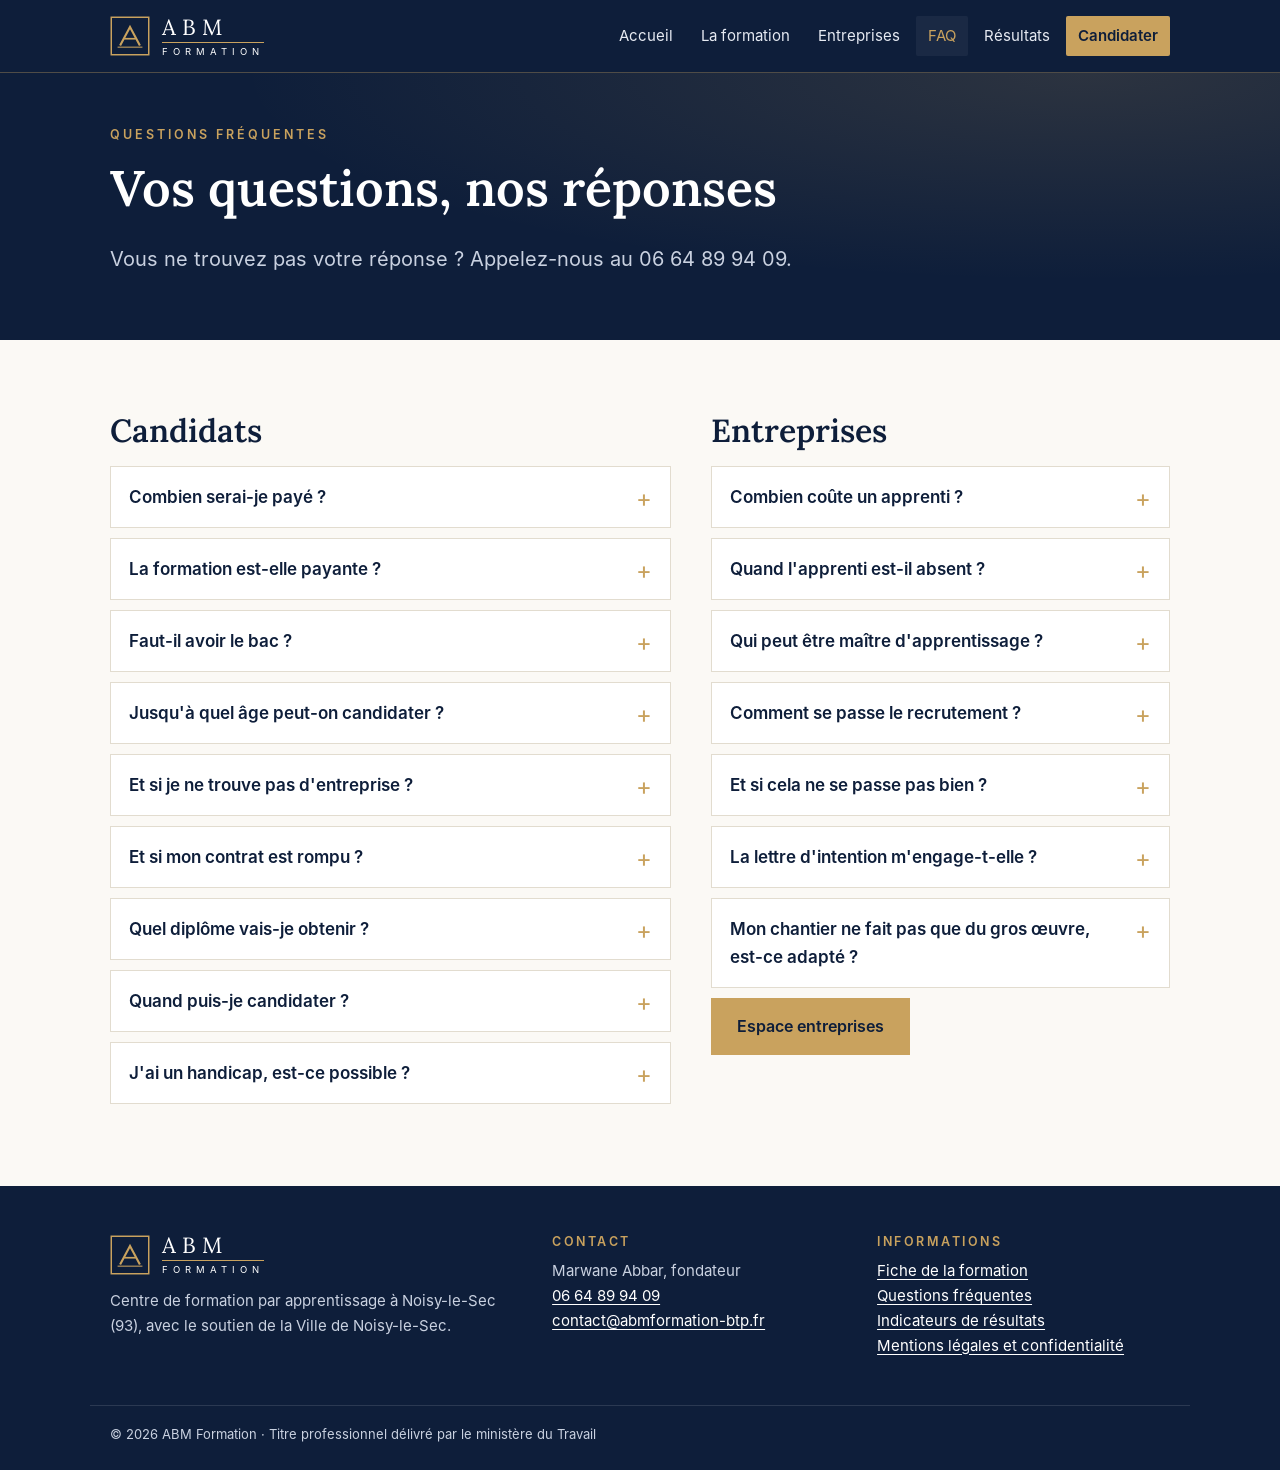
<file: faq.html>
<!doctype html>
<html lang="fr">
<head>
<meta charset="utf-8">
<meta name="viewport" content="width=device-width, initial-scale=1">
<title>Questions fréquentes | ABM Formation</title>
<meta name="description" content="Réponses aux questions des candidats et des entreprises sur la formation de conducteur de travaux en apprentissage : salaire, admission, rupture, maître d'apprentissage, coût.">
<link rel="canonical" href="https://abmformation-btp.fr/faq.html">
<meta property="og:title" content="Questions fréquentes | ABM Formation">
<meta property="og:description" content="Réponses aux questions des candidats et des entreprises sur la formation de conducteur de travaux en apprentissage : salaire, admission, rupture, maître d'apprentissage, coût.">
<meta property="og:type" content="website">
<meta property="og:locale" content="fr_FR">
<meta property="og:image" content="https://abmformation-btp.fr/assets/og-image.png">
<meta property="og:url" content="https://abmformation-btp.fr/faq.html">
<meta name="twitter:card" content="summary_large_image">
<link rel="icon" href="assets/favicon.svg" type="image/svg+xml">
<link rel="stylesheet" href="assets/style.css">
</head>
<body>
<a class="skip" href="#contenu">Aller au contenu</a>
<header class="site-header">
 <div class="wrap bar">
  <a class="brand" href="index.html" aria-label="ABM Formation, accueil"><svg class="mark" viewBox="0 0 190 190" aria-hidden="true"><rect x="6" y="6" width="178" height="178" fill="none" stroke="currentColor" stroke-width="7"/><path d="M48 140 L95 52 L142 140" fill="none" stroke="currentColor" stroke-width="10"/><line x1="68" y1="108" x2="122" y2="108" stroke="currentColor" stroke-width="8"/><line x1="36" y1="148" x2="154" y2="148" stroke="currentColor" stroke-width="5"/></svg><span class="brand-txt"><span class="b1">ABM</span><span class="b2">FORMATION</span></span></a>
  <button class="burger" aria-expanded="false" aria-controls="menu" onclick="var m=document.getElementById('menu');var o=m.classList.toggle('open');this.setAttribute('aria-expanded',o)">Menu</button>
  <nav id="menu" class="nav" aria-label="Navigation principale"><a href="index.html">Accueil</a><a href="formation.html">La formation</a><a href="entreprises.html">Entreprises</a><a href="faq.html" aria-current="page">FAQ</a><a href="indicateurs.html">Résultats</a><a href="candidater.html">Candidater</a></nav>
 </div>
</header>
<main id="contenu">

<section class="hero small"><div class="wrap"><p class="kick">Questions fréquentes</p><h1>Vos questions, nos réponses</h1><p class="lead">Vous ne trouvez pas votre réponse ? Appelez-nous au 06 64 89 94 09.</p></div></section>
<section class="sec"><div class="wrap two">
<div>
<h2>Candidats</h2>
<details class="qa"><summary>Combien serai-je payé ?</summary><div>Vous êtes salarié de l'entreprise pendant toute la formation. En 2026, le salaire minimum légal en première année est de 784 € brut par mois de 18 à 20 ans, 966 € de 21 à 25 ans et 1 823 € à partir de 26 ans. La convention collective de l'entreprise peut prévoir plus. Le temps passé au centre est payé comme du temps de travail.</div></details>
<details class="qa"><summary>La formation est-elle payante ?</summary><div>Non : 0 € pour l'apprenti comme pour l'entreprise. La formation est financée par l'opérateur de compétences (OPCO) de l'entreprise, selon le niveau de prise en charge en vigueur (à titre indicatif, 7 843 € par an pour Constructys en 2026).</div></details>
<details class="qa"><summary>Faut-il avoir le bac ?</summary><div>Non, la certification ne fixe pas de prérequis. Nous recommandons un niveau baccalauréat ou une expérience dans le bâtiment. Un test de positionnement permet d'adapter le parcours à votre niveau.</div></details>
<details class="qa"><summary>Jusqu'à quel âge peut-on candidater ?</summary><div>De 16 à 29 ans révolus à la signature du contrat. Il n'y a pas de limite d'âge pour les personnes reconnues travailleurs handicapés, ainsi que dans les autres cas prévus par le Code du travail.</div></details>
<details class="qa"><summary>Et si je ne trouve pas d'entreprise ?</summary><div>Nous vous aidons à en trouver une parmi nos entreprises partenaires. La loi permet aussi de commencer la formation au centre jusqu'à trois mois sans employeur, le temps de signer votre contrat.</div></details>
<details class="qa"><summary>Et si mon contrat est rompu ?</summary><div>Vous pouvez poursuivre votre formation au centre pendant six mois, et nous vous aidons activement à trouver un nouvel employeur.</div></details>
<details class="qa"><summary>Quel diplôme vais-je obtenir ?</summary><div>Le titre professionnel Conducteur de travaux du bâtiment et du gros œuvre, de niveau 5 (bac+2), délivré par le ministère du Travail après un examen devant un jury de professionnels.</div></details>
<details class="qa"><summary>Quand puis-je candidater ?</summary><div>Les recrutements pour septembre 2027 ouvrent en février 2027. Vous pouvez dès maintenant nous laisser vos coordonnées via le <a href="candidater.html">formulaire de candidature</a>.</div></details>
<details class="qa"><summary>J'ai un handicap, est-ce possible ?</summary><div>Oui. Notre référent handicap étudie avec vous les aménagements utiles, pendant la formation et pour l'examen, en toute confidentialité.</div></details>
</div>
<div>
<h2>Entreprises</h2>
<details class="qa"><summary>Combien coûte un apprenti ?</summary><div>Son salaire, selon son âge (détail sur la <a href='entreprises.html'>page Entreprises</a>), avec des charges patronales fortement réduites. La formation est financée par votre OPCO. En 2026, une entreprise de moins de 250 salariés reçoit 4 500 € d'aide de l'État pour un apprenti de niveau 5 ; le montant applicable sera celui en vigueur à la signature.</div></details>
<details class="qa"><summary>Quand l'apprenti est-il absent ?</summary><div>Pendant trois périodes de six semaines au centre : du 6 septembre au 15 octobre 2027, du 10 janvier au 18 février 2028 et du 10 avril au 24 mai 2028. Le reste de l'année, il est dans votre entreprise.</div></details>
<details class="qa"><summary>Qui peut être maître d'apprentissage ?</summary><div>Un salarié ou le dirigeant de l'entreprise, majeur, qui remplit les conditions de diplôme et d'expérience prévues par le Code du travail ou votre convention collective. Idéalement, un conducteur de travaux expérimenté et disponible pour suivre l'apprenti.</div></details>
<details class="qa"><summary>Comment se passe le recrutement ?</summary><div>Nous présélectionnons les candidats (entretien et test de positionnement) et vous les présentons. Vous choisissez. Nous vous accompagnons ensuite pour le contrat d'apprentissage et la convention de formation.</div></details>
<details class="qa"><summary>Et si cela ne se passe pas bien ?</summary><div>Nous faisons un bilan avec vous et l'apprenti dans les 45 premiers jours, puis à chaque période, et nous intervenons dès la première alerte. Pendant les 45 premiers jours de formation pratique en entreprise, le contrat peut être rompu librement.</div></details>
<details class="qa"><summary>La lettre d'intention m'engage-t-elle ?</summary><div>Non. Elle exprime une intention, sans engagement financier ni obligation de recrutement. Elle nous permet de vous réserver une place et de vous présenter des candidats dès le printemps 2027.</div></details>
<details class="qa"><summary>Mon chantier ne fait pas que du gros œuvre, est-ce adapté ?</summary><div>Le titre porte sur le bâtiment, en gros œuvre et tous corps d'état. Nous vérifions avec vous, avant le contrat, que les missions confiées couvrent les compétences du titre.</div></details>
<p><a class="btn" href="entreprises.html">Espace entreprises</a></p>
</div>
</div></section>

</main>
<footer class="site-footer">
 <div class="wrap fgrid">
  <div><div class="brand light"><svg class="mark" viewBox="0 0 190 190" aria-hidden="true"><rect x="6" y="6" width="178" height="178" fill="none" stroke="currentColor" stroke-width="7"/><path d="M48 140 L95 52 L142 140" fill="none" stroke="currentColor" stroke-width="10"/><line x1="68" y1="108" x2="122" y2="108" stroke="currentColor" stroke-width="8"/><line x1="36" y1="148" x2="154" y2="148" stroke="currentColor" stroke-width="5"/></svg><span class="brand-txt"><span class="b1">ABM</span><span class="b2">FORMATION</span></span></div>
  <p>Centre de formation par apprentissage à Noisy-le-Sec (93), avec le soutien de la Ville de Noisy-le-Sec.</p></div>
  <div><h2 class="fh">Contact</h2><p>Marwane Abbar, fondateur<br><a href="tel:+33664899409">06 64 89 94 09</a><br><a href="mailto:contact@abmformation-btp.fr">contact@abmformation-btp.fr</a></p></div>
  <div><h2 class="fh">Informations</h2><p><a href="formation.html">Fiche de la formation</a><br><a href="faq.html">Questions fréquentes</a><br><a href="indicateurs.html">Indicateurs de résultats</a><br><a href="mentions-legales.html">Mentions légales et confidentialité</a></p></div>
 </div>
 <div class="wrap fine">© 2026 ABM Formation · Titre professionnel délivré par le ministère du Travail</div>
</footer>
</body>
</html>
</file>
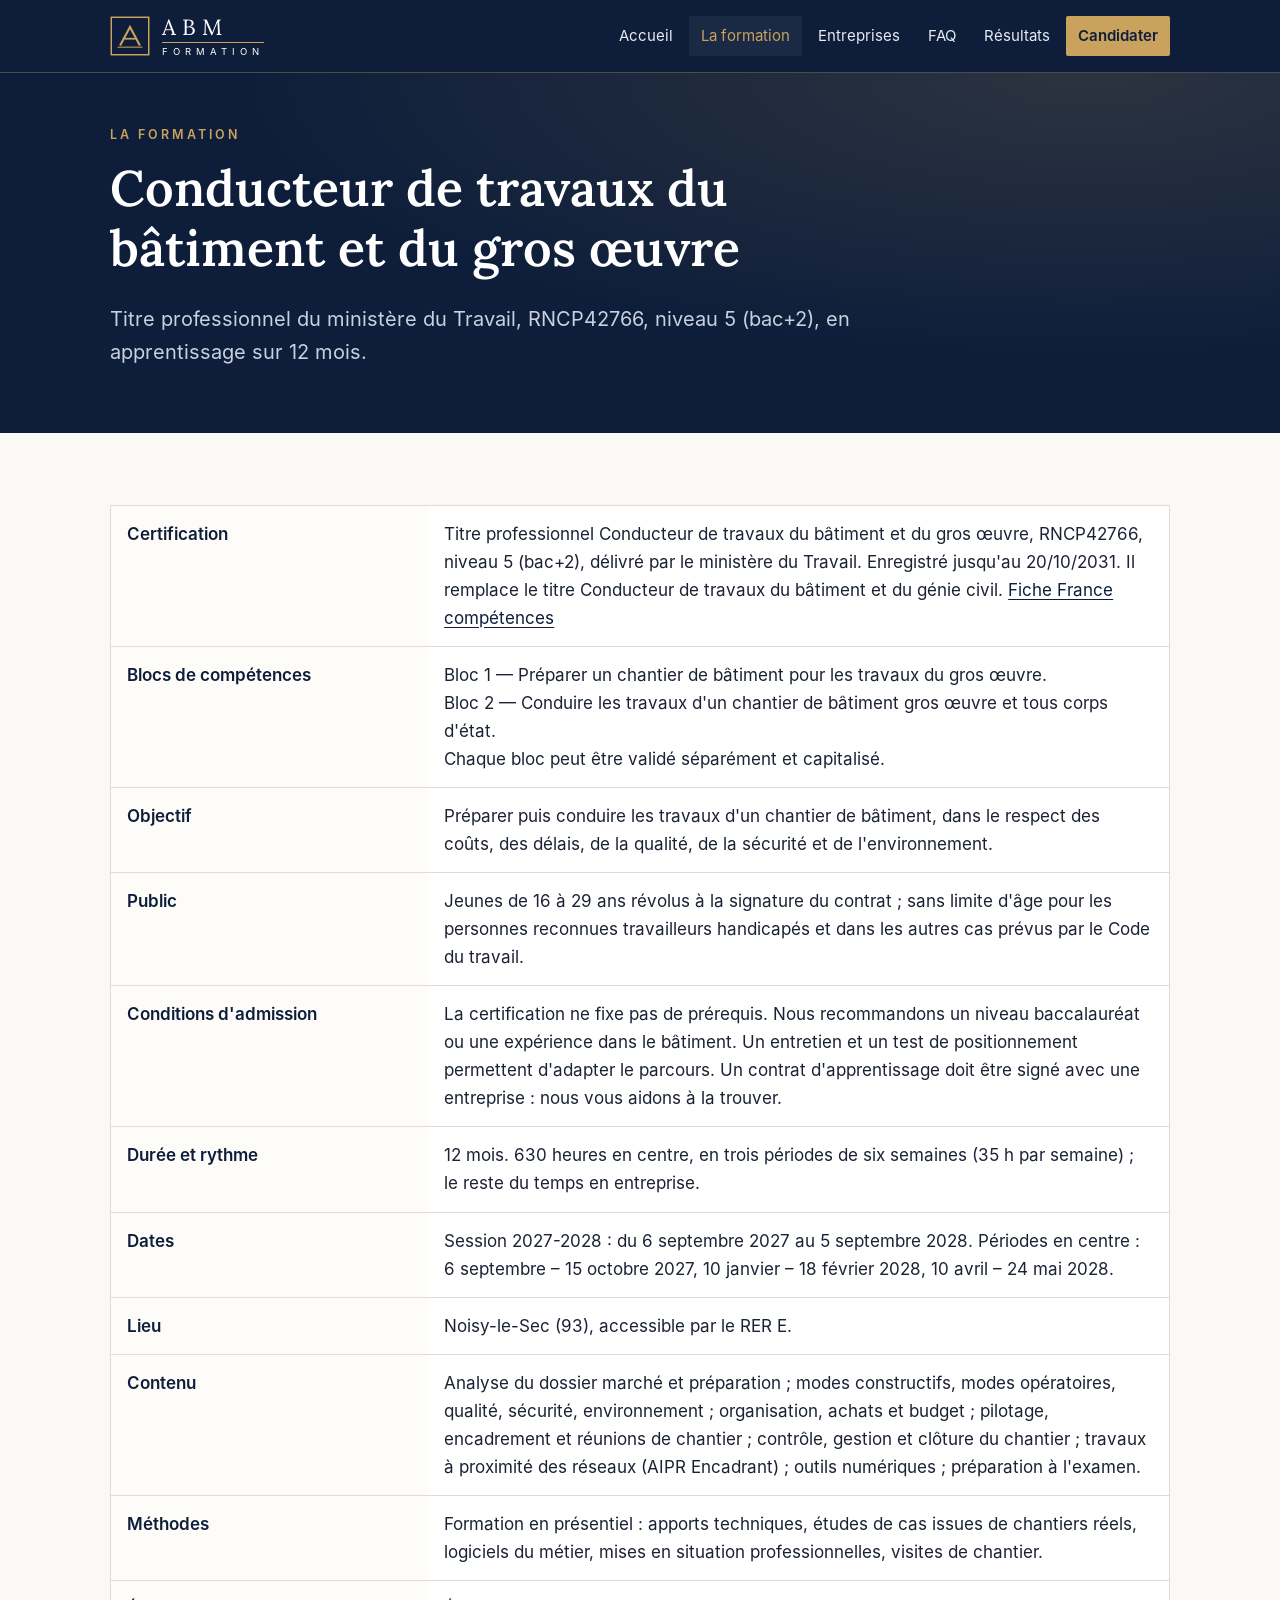
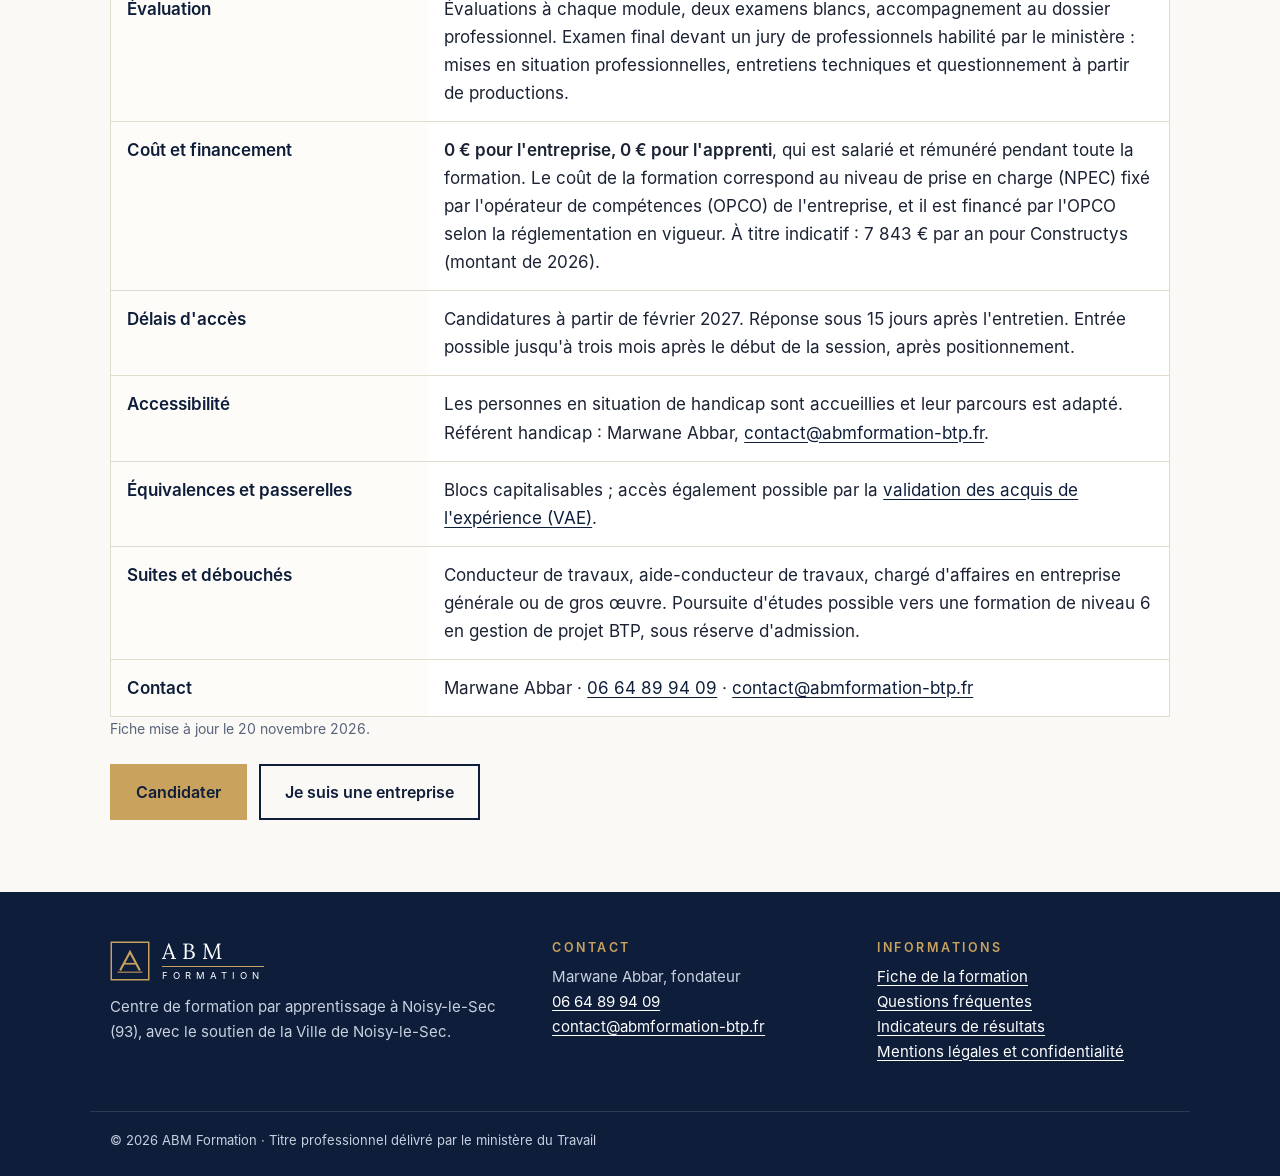
<file: formation.html>
<!doctype html>
<html lang="fr">
<head>
<meta charset="utf-8">
<meta name="viewport" content="width=device-width, initial-scale=1">
<title>La formation — Conducteur de travaux du bâtiment et du gros œuvre | ABM Formation</title>
<meta name="description" content="Fiche complète de la formation : titre professionnel RNCP42766 (bac+2) en apprentissage sur 12 mois, 630 h en centre, à Noisy-le-Sec. Prérequis, dates, méthodes, évaluation, coût, accessibilité.">
<link rel="canonical" href="https://abmformation-btp.fr/formation.html">
<meta property="og:title" content="La formation — Conducteur de travaux du bâtiment et du gros œuvre | ABM Formation">
<meta property="og:description" content="Fiche complète de la formation : titre professionnel RNCP42766 (bac+2) en apprentissage sur 12 mois, 630 h en centre, à Noisy-le-Sec. Prérequis, dates, méthodes, évaluation, coût, accessibilité.">
<meta property="og:type" content="website">
<meta property="og:locale" content="fr_FR">
<meta property="og:image" content="https://abmformation-btp.fr/assets/og-image.png">
<meta property="og:url" content="https://abmformation-btp.fr/formation.html">
<meta name="twitter:card" content="summary_large_image">
<link rel="icon" href="assets/favicon.svg" type="image/svg+xml">
<link rel="stylesheet" href="assets/style.css">
</head>
<body>
<a class="skip" href="#contenu">Aller au contenu</a>
<header class="site-header">
 <div class="wrap bar">
  <a class="brand" href="index.html" aria-label="ABM Formation, accueil"><svg class="mark" viewBox="0 0 190 190" aria-hidden="true"><rect x="6" y="6" width="178" height="178" fill="none" stroke="currentColor" stroke-width="7"/><path d="M48 140 L95 52 L142 140" fill="none" stroke="currentColor" stroke-width="10"/><line x1="68" y1="108" x2="122" y2="108" stroke="currentColor" stroke-width="8"/><line x1="36" y1="148" x2="154" y2="148" stroke="currentColor" stroke-width="5"/></svg><span class="brand-txt"><span class="b1">ABM</span><span class="b2">FORMATION</span></span></a>
  <button class="burger" aria-expanded="false" aria-controls="menu" onclick="var m=document.getElementById('menu');var o=m.classList.toggle('open');this.setAttribute('aria-expanded',o)">Menu</button>
  <nav id="menu" class="nav" aria-label="Navigation principale"><a href="index.html">Accueil</a><a href="formation.html" aria-current="page">La formation</a><a href="entreprises.html">Entreprises</a><a href="faq.html">FAQ</a><a href="indicateurs.html">Résultats</a><a href="candidater.html">Candidater</a></nav>
 </div>
</header>
<main id="contenu">

<section class="hero small"><div class="wrap">
 <p class="kick">La formation</p>
 <h1>Conducteur de travaux du bâtiment et du gros œuvre</h1>
 <p class="lead">Titre professionnel du ministère du Travail, RNCP42766, niveau 5 (bac+2), en apprentissage sur 12 mois.</p>
</div></section>
<section class="sec"><div class="wrap">
 <div class="tw"><table class="facts"><tbody>
 <tr><th scope="row">Certification</th><td>Titre professionnel Conducteur de travaux du bâtiment et du gros œuvre, RNCP42766, niveau 5 (bac+2), délivré par le ministère du Travail. Enregistré jusqu'au 20/10/2031. Il remplace le titre Conducteur de travaux du bâtiment et du génie civil. <a href="https://www.francecompetences.fr/recherche/rncp/42766/" rel="noopener">Fiche France compétences</a></td></tr>
 <tr><th scope="row">Blocs de compétences</th><td>Bloc 1 — Préparer un chantier de bâtiment pour les travaux du gros œuvre.<br>Bloc 2 — Conduire les travaux d'un chantier de bâtiment gros œuvre et tous corps d'état.<br>Chaque bloc peut être validé séparément et capitalisé.</td></tr>
 <tr><th scope="row">Objectif</th><td>Préparer puis conduire les travaux d'un chantier de bâtiment, dans le respect des coûts, des délais, de la qualité, de la sécurité et de l'environnement.</td></tr>
 <tr><th scope="row">Public</th><td>Jeunes de 16 à 29 ans révolus à la signature du contrat ; sans limite d'âge pour les personnes reconnues travailleurs handicapés et dans les autres cas prévus par le Code du travail.</td></tr>
 <tr><th scope="row">Conditions d'admission</th><td>La certification ne fixe pas de prérequis. Nous recommandons un niveau baccalauréat ou une expérience dans le bâtiment. Un entretien et un test de positionnement permettent d'adapter le parcours. Un contrat d'apprentissage doit être signé avec une entreprise : nous vous aidons à la trouver.</td></tr>
 <tr><th scope="row">Durée et rythme</th><td>12 mois. 630 heures en centre, en trois périodes de six semaines (35 h par semaine) ; le reste du temps en entreprise.</td></tr>
 <tr><th scope="row">Dates</th><td>Session 2027-2028 : du 6 septembre 2027 au 5 septembre 2028. Périodes en centre : 6 septembre – 15 octobre 2027, 10 janvier – 18 février 2028, 10 avril – 24 mai 2028.</td></tr>
 <tr><th scope="row">Lieu</th><td>Noisy-le-Sec (93), accessible par le RER E.</td></tr>
 <tr><th scope="row">Contenu</th><td>Analyse du dossier marché et préparation ; modes constructifs, modes opératoires, qualité, sécurité, environnement ; organisation, achats et budget ; pilotage, encadrement et réunions de chantier ; contrôle, gestion et clôture du chantier ; travaux à proximité des réseaux (AIPR Encadrant) ; outils numériques ; préparation à l'examen.</td></tr>
 <tr><th scope="row">Méthodes</th><td>Formation en présentiel : apports techniques, études de cas issues de chantiers réels, logiciels du métier, mises en situation professionnelles, visites de chantier.</td></tr>
 <tr><th scope="row">Évaluation</th><td>Évaluations à chaque module, deux examens blancs, accompagnement au dossier professionnel. Examen final devant un jury de professionnels habilité par le ministère : mises en situation professionnelles, entretiens techniques et questionnement à partir de productions.</td></tr>
 <tr><th scope="row">Coût et financement</th><td><strong>0 € pour l'entreprise, 0 € pour l'apprenti</strong>, qui est salarié et rémunéré pendant toute la formation. Le coût de la formation correspond au niveau de prise en charge (NPEC) fixé par l'opérateur de compétences (OPCO) de l'entreprise, et il est financé par l'OPCO selon la réglementation en vigueur. À titre indicatif : 7 843 € par an pour Constructys (montant de 2026).</td></tr>
 <tr><th scope="row">Délais d'accès</th><td>Candidatures à partir de février 2027. Réponse sous 15 jours après l'entretien. Entrée possible jusqu'à trois mois après le début de la session, après positionnement.</td></tr>
 <tr><th scope="row">Accessibilité</th><td>Les personnes en situation de handicap sont accueillies et leur parcours est adapté. Référent handicap : Marwane Abbar, <a href="mailto:contact@abmformation-btp.fr">contact@abmformation-btp.fr</a>.</td></tr>
 <tr><th scope="row">Équivalences et passerelles</th><td>Blocs capitalisables ; accès également possible par la <a href="https://vae.gouv.fr" rel="noopener">validation des acquis de l'expérience (VAE)</a>.</td></tr>
 <tr><th scope="row">Suites et débouchés</th><td>Conducteur de travaux, aide-conducteur de travaux, chargé d'affaires en entreprise générale ou de gros œuvre. Poursuite d'études possible vers une formation de niveau 6 en gestion de projet BTP, sous réserve d'admission.</td></tr>
 <tr><th scope="row">Contact</th><td>Marwane Abbar · <a href="tel:+33664899409">06 64 89 94 09</a> · <a href="mailto:contact@abmformation-btp.fr">contact@abmformation-btp.fr</a></td></tr>
 </tbody></table></div>
 <p class="small">Fiche mise à jour le 20 novembre 2026.</p>
 <div class="actions"><a class="btn" href="candidater.html">Candidater</a><a class="btn ghost dark" href="entreprises.html">Je suis une entreprise</a></div>
</div></section>

</main>
<footer class="site-footer">
 <div class="wrap fgrid">
  <div><div class="brand light"><svg class="mark" viewBox="0 0 190 190" aria-hidden="true"><rect x="6" y="6" width="178" height="178" fill="none" stroke="currentColor" stroke-width="7"/><path d="M48 140 L95 52 L142 140" fill="none" stroke="currentColor" stroke-width="10"/><line x1="68" y1="108" x2="122" y2="108" stroke="currentColor" stroke-width="8"/><line x1="36" y1="148" x2="154" y2="148" stroke="currentColor" stroke-width="5"/></svg><span class="brand-txt"><span class="b1">ABM</span><span class="b2">FORMATION</span></span></div>
  <p>Centre de formation par apprentissage à Noisy-le-Sec (93), avec le soutien de la Ville de Noisy-le-Sec.</p></div>
  <div><h2 class="fh">Contact</h2><p>Marwane Abbar, fondateur<br><a href="tel:+33664899409">06 64 89 94 09</a><br><a href="mailto:contact@abmformation-btp.fr">contact@abmformation-btp.fr</a></p></div>
  <div><h2 class="fh">Informations</h2><p><a href="formation.html">Fiche de la formation</a><br><a href="faq.html">Questions fréquentes</a><br><a href="indicateurs.html">Indicateurs de résultats</a><br><a href="mentions-legales.html">Mentions légales et confidentialité</a></p></div>
 </div>
 <div class="wrap fine">© 2026 ABM Formation · Titre professionnel délivré par le ministère du Travail</div>
</footer>
</body>
</html>
</file>
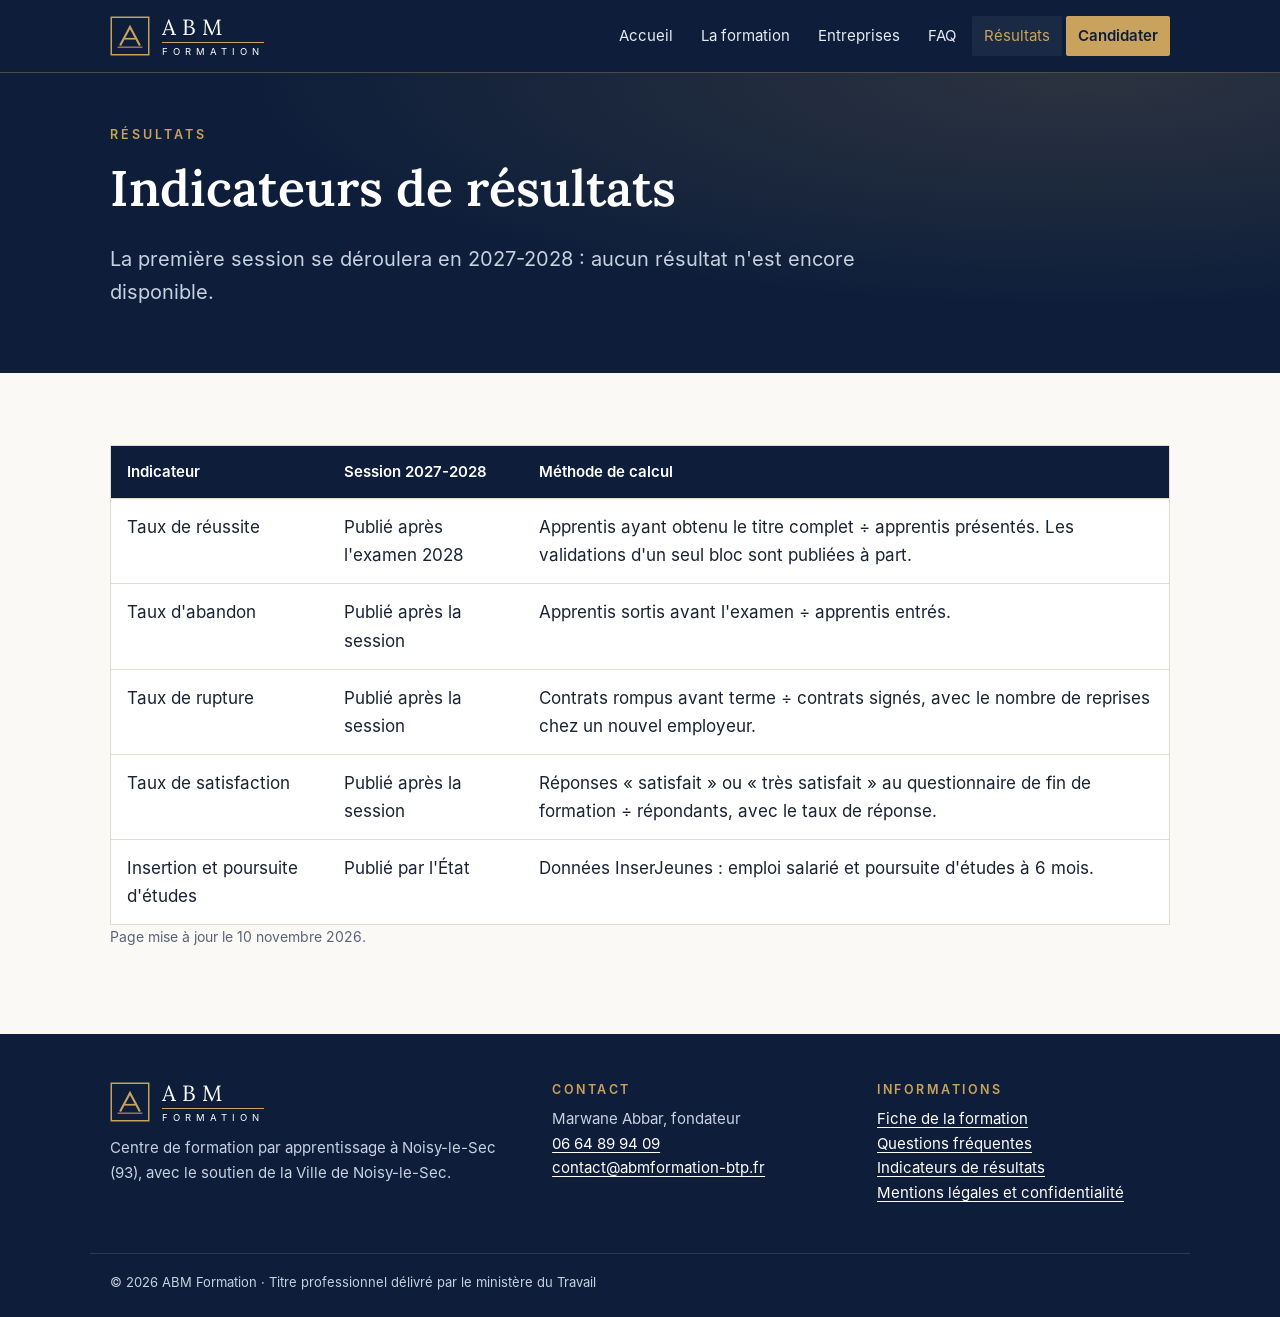
<file: indicateurs.html>
<!doctype html>
<html lang="fr">
<head>
<meta charset="utf-8">
<meta name="viewport" content="width=device-width, initial-scale=1">
<title>Indicateurs de résultats | ABM Formation</title>
<meta name="description" content="Indicateurs de résultats d'ABM Formation et méthode de calcul. Première session en 2027-2028.">
<link rel="canonical" href="https://abmformation-btp.fr/indicateurs.html">
<meta property="og:title" content="Indicateurs de résultats | ABM Formation">
<meta property="og:description" content="Indicateurs de résultats d'ABM Formation et méthode de calcul. Première session en 2027-2028.">
<meta property="og:type" content="website">
<meta property="og:locale" content="fr_FR">
<meta property="og:image" content="https://abmformation-btp.fr/assets/og-image.png">
<meta property="og:url" content="https://abmformation-btp.fr/indicateurs.html">
<meta name="twitter:card" content="summary_large_image">
<link rel="icon" href="assets/favicon.svg" type="image/svg+xml">
<link rel="stylesheet" href="assets/style.css">
</head>
<body>
<a class="skip" href="#contenu">Aller au contenu</a>
<header class="site-header">
 <div class="wrap bar">
  <a class="brand" href="index.html" aria-label="ABM Formation, accueil"><svg class="mark" viewBox="0 0 190 190" aria-hidden="true"><rect x="6" y="6" width="178" height="178" fill="none" stroke="currentColor" stroke-width="7"/><path d="M48 140 L95 52 L142 140" fill="none" stroke="currentColor" stroke-width="10"/><line x1="68" y1="108" x2="122" y2="108" stroke="currentColor" stroke-width="8"/><line x1="36" y1="148" x2="154" y2="148" stroke="currentColor" stroke-width="5"/></svg><span class="brand-txt"><span class="b1">ABM</span><span class="b2">FORMATION</span></span></a>
  <button class="burger" aria-expanded="false" aria-controls="menu" onclick="var m=document.getElementById('menu');var o=m.classList.toggle('open');this.setAttribute('aria-expanded',o)">Menu</button>
  <nav id="menu" class="nav" aria-label="Navigation principale"><a href="index.html">Accueil</a><a href="formation.html">La formation</a><a href="entreprises.html">Entreprises</a><a href="faq.html">FAQ</a><a href="indicateurs.html" aria-current="page">Résultats</a><a href="candidater.html">Candidater</a></nav>
 </div>
</header>
<main id="contenu">

<section class="hero small"><div class="wrap">
 <p class="kick">Résultats</p>
 <h1>Indicateurs de résultats</h1>
 <p class="lead">La première session se déroulera en 2027-2028 : aucun résultat n'est encore disponible.</p>
</div></section>
<section class="sec"><div class="wrap">
 <div class="tw"><table class="data"><thead><tr><th>Indicateur</th><th>Session 2027-2028</th><th>Méthode de calcul</th></tr></thead><tbody>
  <tr><td>Taux de réussite</td><td>Publié après l'examen 2028</td><td>Apprentis ayant obtenu le titre complet ÷ apprentis présentés. Les validations d'un seul bloc sont publiées à part.</td></tr>
  <tr><td>Taux d'abandon</td><td>Publié après la session</td><td>Apprentis sortis avant l'examen ÷ apprentis entrés.</td></tr>
  <tr><td>Taux de rupture</td><td>Publié après la session</td><td>Contrats rompus avant terme ÷ contrats signés, avec le nombre de reprises chez un nouvel employeur.</td></tr>
  <tr><td>Taux de satisfaction</td><td>Publié après la session</td><td>Réponses « satisfait » ou « très satisfait » au questionnaire de fin de formation ÷ répondants, avec le taux de réponse.</td></tr>
  <tr><td>Insertion et poursuite d'études</td><td>Publié par l'État</td><td>Données InserJeunes : emploi salarié et poursuite d'études à 6 mois.</td></tr>
 </tbody></table></div>
 <p class="small">Page mise à jour le 10 novembre 2026.</p>
</div></section>

</main>
<footer class="site-footer">
 <div class="wrap fgrid">
  <div><div class="brand light"><svg class="mark" viewBox="0 0 190 190" aria-hidden="true"><rect x="6" y="6" width="178" height="178" fill="none" stroke="currentColor" stroke-width="7"/><path d="M48 140 L95 52 L142 140" fill="none" stroke="currentColor" stroke-width="10"/><line x1="68" y1="108" x2="122" y2="108" stroke="currentColor" stroke-width="8"/><line x1="36" y1="148" x2="154" y2="148" stroke="currentColor" stroke-width="5"/></svg><span class="brand-txt"><span class="b1">ABM</span><span class="b2">FORMATION</span></span></div>
  <p>Centre de formation par apprentissage à Noisy-le-Sec (93), avec le soutien de la Ville de Noisy-le-Sec.</p></div>
  <div><h2 class="fh">Contact</h2><p>Marwane Abbar, fondateur<br><a href="tel:+33664899409">06 64 89 94 09</a><br><a href="mailto:contact@abmformation-btp.fr">contact@abmformation-btp.fr</a></p></div>
  <div><h2 class="fh">Informations</h2><p><a href="formation.html">Fiche de la formation</a><br><a href="faq.html">Questions fréquentes</a><br><a href="indicateurs.html">Indicateurs de résultats</a><br><a href="mentions-legales.html">Mentions légales et confidentialité</a></p></div>
 </div>
 <div class="wrap fine">© 2026 ABM Formation · Titre professionnel délivré par le ministère du Travail</div>
</footer>
</body>
</html>
</file>
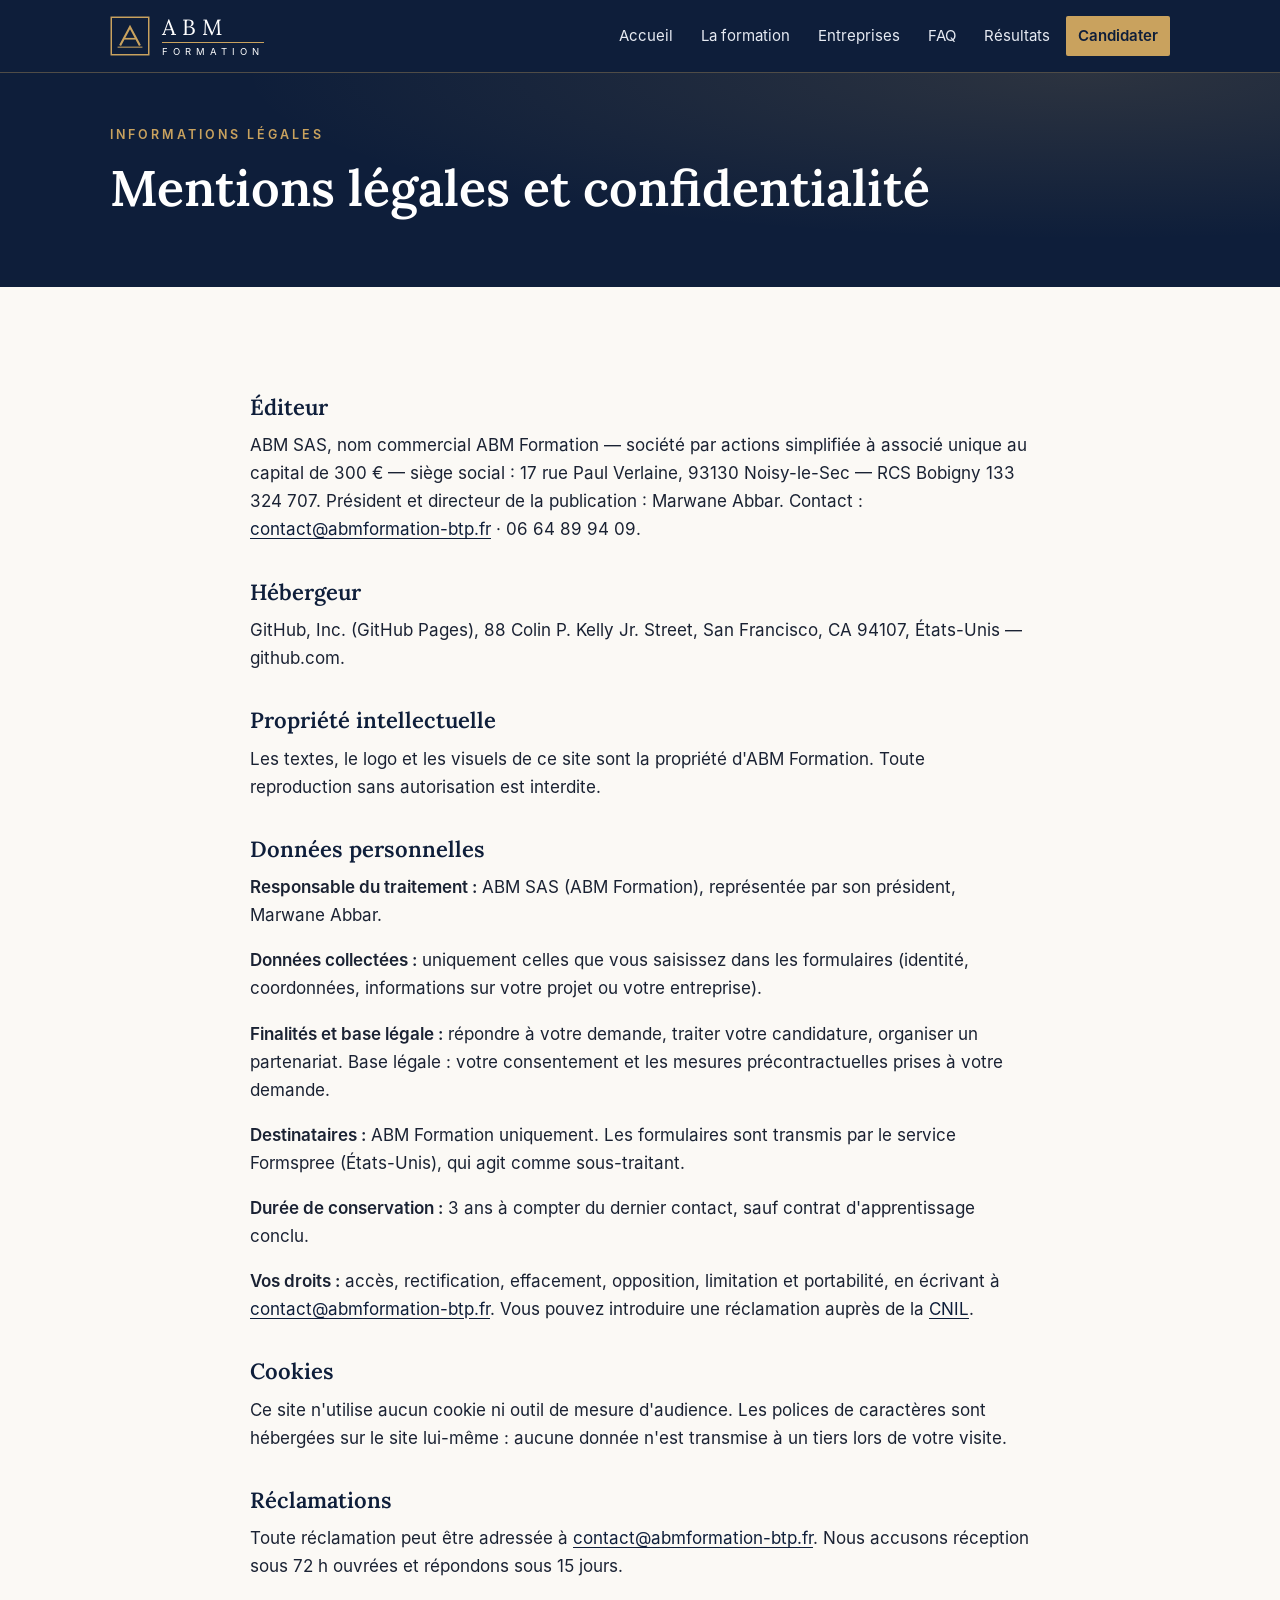
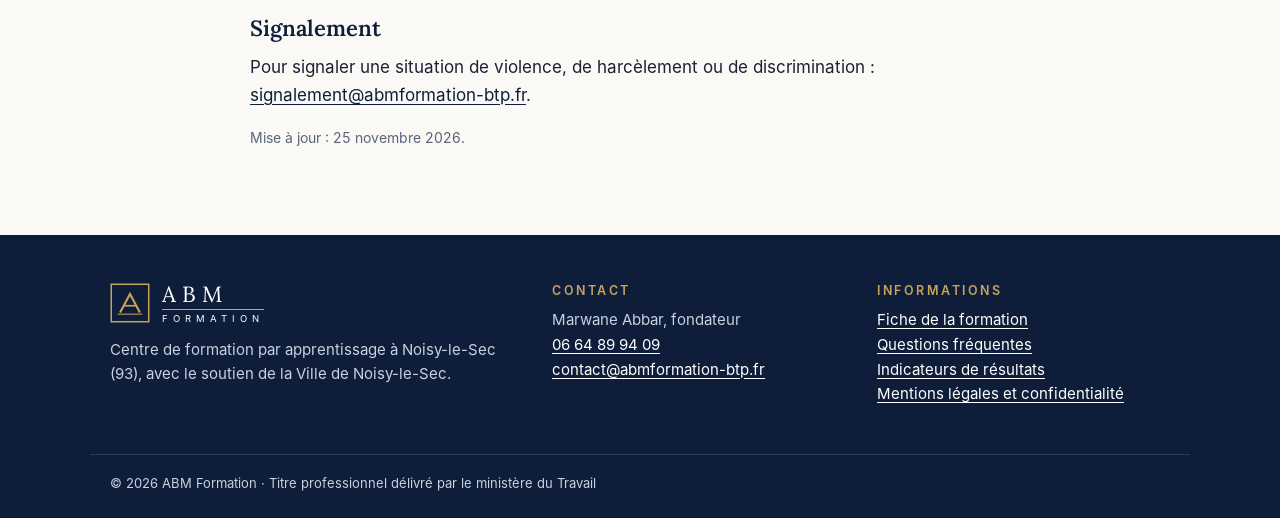
<file: mentions-legales.html>
<!doctype html>
<html lang="fr">
<head>
<meta charset="utf-8">
<meta name="viewport" content="width=device-width, initial-scale=1">
<title>Mentions légales et confidentialité | ABM Formation</title>
<meta name="description" content="Mentions légales, politique de confidentialité et cookies du site abmformation-btp.fr.">
<link rel="canonical" href="https://abmformation-btp.fr/mentions-legales.html">
<meta property="og:title" content="Mentions légales et confidentialité | ABM Formation">
<meta property="og:description" content="Mentions légales, politique de confidentialité et cookies du site abmformation-btp.fr.">
<meta property="og:type" content="website">
<meta property="og:locale" content="fr_FR">
<meta property="og:image" content="https://abmformation-btp.fr/assets/og-image.png">
<meta property="og:url" content="https://abmformation-btp.fr/mentions-legales.html">
<meta name="twitter:card" content="summary_large_image">
<link rel="icon" href="assets/favicon.svg" type="image/svg+xml">
<link rel="stylesheet" href="assets/style.css">
</head>
<body>
<a class="skip" href="#contenu">Aller au contenu</a>
<header class="site-header">
 <div class="wrap bar">
  <a class="brand" href="index.html" aria-label="ABM Formation, accueil"><svg class="mark" viewBox="0 0 190 190" aria-hidden="true"><rect x="6" y="6" width="178" height="178" fill="none" stroke="currentColor" stroke-width="7"/><path d="M48 140 L95 52 L142 140" fill="none" stroke="currentColor" stroke-width="10"/><line x1="68" y1="108" x2="122" y2="108" stroke="currentColor" stroke-width="8"/><line x1="36" y1="148" x2="154" y2="148" stroke="currentColor" stroke-width="5"/></svg><span class="brand-txt"><span class="b1">ABM</span><span class="b2">FORMATION</span></span></a>
  <button class="burger" aria-expanded="false" aria-controls="menu" onclick="var m=document.getElementById('menu');var o=m.classList.toggle('open');this.setAttribute('aria-expanded',o)">Menu</button>
  <nav id="menu" class="nav" aria-label="Navigation principale"><a href="index.html">Accueil</a><a href="formation.html">La formation</a><a href="entreprises.html">Entreprises</a><a href="faq.html">FAQ</a><a href="indicateurs.html">Résultats</a><a href="candidater.html">Candidater</a></nav>
 </div>
</header>
<main id="contenu">

<section class="hero small"><div class="wrap"><p class="kick">Informations légales</p><h1>Mentions légales et confidentialité</h1></div></section>
<section class="sec prose"><div class="wrap">
 <h2>Éditeur</h2>
 <p>ABM SAS, nom commercial ABM Formation — société par actions simplifiée à associé unique au capital de 300 € — siège social : 17 rue Paul Verlaine, 93130 Noisy-le-Sec — RCS Bobigny 133 324 707. Président et directeur de la publication : Marwane Abbar. Contact : <a href="mailto:contact@abmformation-btp.fr">contact@abmformation-btp.fr</a> · 06 64 89 94 09.</p>
 <h2>Hébergeur</h2>
 <p>GitHub, Inc. (GitHub Pages), 88 Colin P. Kelly Jr. Street, San Francisco, CA 94107, États-Unis — github.com.</p>
 <h2>Propriété intellectuelle</h2>
 <p>Les textes, le logo et les visuels de ce site sont la propriété d'ABM Formation. Toute reproduction sans autorisation est interdite.</p>
 <h2 id="donnees">Données personnelles</h2>
 <p><b>Responsable du traitement :</b> ABM SAS (ABM Formation), représentée par son président, Marwane Abbar.</p>
 <p><b>Données collectées :</b> uniquement celles que vous saisissez dans les formulaires (identité, coordonnées, informations sur votre projet ou votre entreprise).</p>
 <p><b>Finalités et base légale :</b> répondre à votre demande, traiter votre candidature, organiser un partenariat. Base légale : votre consentement et les mesures précontractuelles prises à votre demande.</p>
 <p><b>Destinataires :</b> ABM Formation uniquement. Les formulaires sont transmis par le service Formspree (États-Unis), qui agit comme sous-traitant.</p>
 <p><b>Durée de conservation :</b> 3 ans à compter du dernier contact, sauf contrat d'apprentissage conclu.</p>
 <p><b>Vos droits :</b> accès, rectification, effacement, opposition, limitation et portabilité, en écrivant à <a href="mailto:contact@abmformation-btp.fr">contact@abmformation-btp.fr</a>. Vous pouvez introduire une réclamation auprès de la <a href="https://www.cnil.fr" rel="noopener">CNIL</a>.</p>
 <h2>Cookies</h2>
 <p>Ce site n'utilise aucun cookie ni outil de mesure d'audience. Les polices de caractères sont hébergées sur le site lui-même : aucune donnée n'est transmise à un tiers lors de votre visite.</p>
 <h2>Réclamations</h2>
 <p>Toute réclamation peut être adressée à <a href="mailto:contact@abmformation-btp.fr">contact@abmformation-btp.fr</a>. Nous accusons réception sous 72 h ouvrées et répondons sous 15 jours.</p>
 <h2>Signalement</h2>
 <p>Pour signaler une situation de violence, de harcèlement ou de discrimination : <a href="mailto:signalement@abmformation-btp.fr">signalement@abmformation-btp.fr</a>.</p>
 <p class="small">Mise à jour : 25 novembre 2026.</p>
</div></section>

</main>
<footer class="site-footer">
 <div class="wrap fgrid">
  <div><div class="brand light"><svg class="mark" viewBox="0 0 190 190" aria-hidden="true"><rect x="6" y="6" width="178" height="178" fill="none" stroke="currentColor" stroke-width="7"/><path d="M48 140 L95 52 L142 140" fill="none" stroke="currentColor" stroke-width="10"/><line x1="68" y1="108" x2="122" y2="108" stroke="currentColor" stroke-width="8"/><line x1="36" y1="148" x2="154" y2="148" stroke="currentColor" stroke-width="5"/></svg><span class="brand-txt"><span class="b1">ABM</span><span class="b2">FORMATION</span></span></div>
  <p>Centre de formation par apprentissage à Noisy-le-Sec (93), avec le soutien de la Ville de Noisy-le-Sec.</p></div>
  <div><h2 class="fh">Contact</h2><p>Marwane Abbar, fondateur<br><a href="tel:+33664899409">06 64 89 94 09</a><br><a href="mailto:contact@abmformation-btp.fr">contact@abmformation-btp.fr</a></p></div>
  <div><h2 class="fh">Informations</h2><p><a href="formation.html">Fiche de la formation</a><br><a href="faq.html">Questions fréquentes</a><br><a href="indicateurs.html">Indicateurs de résultats</a><br><a href="mentions-legales.html">Mentions légales et confidentialité</a></p></div>
 </div>
 <div class="wrap fine">© 2026 ABM Formation · Titre professionnel délivré par le ministère du Travail</div>
</footer>
</body>
</html>
</file>
<file: assets/style.css>
@font-face{font-family:Lora;src:url(fonts/lora.woff2) format("woff2");font-weight:400 700;font-display:swap}
@font-face{font-family:Inter;src:url(fonts/inter-400.woff2) format("woff2");font-weight:400;font-display:swap}
@font-face{font-family:Inter;src:url(fonts/inter-600.woff2) format("woff2");font-weight:600;font-display:swap}
:root{--navy:#0E1E3A;--navy2:#16294B;--gold:#C9A25E;--gold2:#E8D5AE;--ink:#1A2233;--muted:#59637A;--line:#E2DCCF;--soft:#F4EFE6;--bg:#FBF9F5;--card:#FFFFFF}
*{box-sizing:border-box}
html{scroll-behavior:smooth}
body{margin:0;background:var(--bg);color:var(--ink);font:17px/1.65 Inter,system-ui,-apple-system,"Segoe UI",sans-serif;-webkit-font-smoothing:antialiased}
img,svg{max-width:100%}
a{color:var(--navy);text-underline-offset:3px}
a:hover{color:#8A6A2E}
:focus-visible{outline:3px solid var(--gold);outline-offset:2px}
.skip{position:absolute;left:-999px;top:0;background:var(--gold);color:var(--navy);padding:8px 14px;z-index:20}
.skip:focus{left:8px}
.wrap{max-width:1100px;margin:0 auto;padding:0 20px}
h1,h2,h3{font-family:Lora,Georgia,serif;color:var(--navy);line-height:1.2;text-wrap:balance;margin:0 0 .5em}
h1{font-size:clamp(30px,5vw,50px);font-weight:600}
h2{font-size:clamp(24px,3.2vw,32px);font-weight:600}
h3{font-size:20px;font-weight:600}
p{margin:0 0 1em}
.kick{font-size:12.5px;letter-spacing:3px;text-transform:uppercase;font-weight:600;color:var(--gold);margin:0 0 12px}
.kick.dark{color:#9A7A3E}
.lead{font-size:clamp(17px,2vw,20px);color:#C9D1E0;max-width:760px}
.intro{max-width:720px;color:var(--muted)}
.small{font-size:14px;color:var(--muted)}
/* header */
.site-header{position:sticky;top:0;z-index:10;background:var(--navy);color:#fff;border-bottom:1px solid rgba(201,162,94,.35)}
.bar{display:flex;align-items:center;justify-content:space-between;gap:16px;min-height:72px}
.brand{display:flex;align-items:center;gap:12px;color:#fff;text-decoration:none}
.brand .mark{width:40px;height:40px;color:var(--gold);flex:none}
.brand-txt{display:flex;flex-direction:column;line-height:1}
.b1{font-family:Lora,serif;font-size:22px;letter-spacing:6px}
.b2{font-size:9.5px;letter-spacing:5px;border-top:1px solid var(--gold);padding-top:4px;margin-top:4px}
.nav{display:flex;gap:4px;flex-wrap:wrap}
.nav a{color:#E6EAF2;text-decoration:none;padding:8px 12px;font-size:15px;border-radius:2px}
.nav a:hover,.nav a[aria-current=page]{color:var(--gold);background:rgba(255,255,255,.05)}
.nav a[href="candidater.html"]{background:var(--gold);color:var(--navy);font-weight:600}
.nav a[href="candidater.html"]:hover{background:var(--gold2)}
.burger{display:none;background:none;border:1px solid rgba(255,255,255,.4);color:#fff;padding:8px 14px;font:inherit;font-size:15px}
@media (max-width:860px){.burger{display:block}.nav{display:none;position:absolute;left:0;right:0;top:72px;background:var(--navy);flex-direction:column;padding:8px 20px 16px}.nav.open{display:flex}.nav a{padding:12px}}
/* hero */
.hero{background:var(--navy);color:#fff;padding:72px 0 64px;background-image:radial-gradient(ellipse at 85% 0%,rgba(201,162,94,.16),transparent 55%)}
.hero h1{color:#fff;max-width:880px}
.hero.small{padding:52px 0 44px}
.actions{display:flex;flex-wrap:wrap;gap:12px;margin:24px 0 0}
.btn{display:inline-block;background:var(--gold);color:var(--navy);font-weight:600;text-decoration:none;padding:13px 24px;border:2px solid var(--gold);font-size:16px;cursor:pointer;font-family:inherit}
.btn:hover{background:var(--gold2);border-color:var(--gold2);color:var(--navy)}
.btn.ghost{background:transparent;color:#fff;border-color:rgba(255,255,255,.55)}
.btn.ghost:hover{border-color:var(--gold);color:var(--gold)}
.btn.ghost.dark{color:var(--navy);border-color:var(--navy)}
.btn.ghost.dark:hover{background:var(--navy);color:#fff}
.link{font-weight:600}
.kpis{list-style:none;padding:0;margin:40px 0 0;display:grid;grid-template-columns:repeat(4,1fr);gap:12px}
.kpis li{border:1px solid rgba(201,162,94,.45);padding:16px;text-align:center;background:rgba(255,255,255,.04)}
.kpis b{display:block;font-family:Lora,serif;font-size:28px;font-weight:500}
.kpis span{font-size:12.5px;letter-spacing:1px;text-transform:uppercase;color:#C9D1E0}
@media (max-width:640px){.kpis{grid-template-columns:repeat(2,1fr)}}
/* sections */
.sec{padding:72px 0}
.sec.alt{background:var(--soft)}
.two{display:grid;grid-template-columns:1.1fr .9fr;gap:40px;align-items:start}
.two>*{min-width:0}
@media (max-width:860px){.two{grid-template-columns:1fr}}
.grid3{display:grid;grid-template-columns:repeat(3,1fr);gap:16px;margin:28px 0}
@media (max-width:860px){.grid3{grid-template-columns:1fr}}
.card{background:var(--card);border:1px solid var(--line);border-top:3px solid var(--gold);padding:24px}
.card p:last-child{margin-bottom:0}
.stack{display:grid;gap:14px}
.ticks{list-style:none;padding:0;margin:0 0 24px}
.ticks li{padding-left:28px;position:relative;margin:10px 0}
.ticks li:before{content:"";position:absolute;left:0;top:.55em;width:14px;height:8px;border-left:2.5px solid var(--gold);border-bottom:2.5px solid var(--gold);transform:rotate(-45deg)}
.timeline{display:flex;margin:28px 0 8px;min-height:64px;font-size:13px;font-weight:600;text-align:center;overflow:hidden}
.timeline span{display:flex;align-items:center;justify-content:center;padding:6px;line-height:1.25}
.timeline .c{background:var(--navy);color:#fff}
.timeline .e{background:var(--gold2);color:var(--navy)}
@media (max-width:640px){.timeline{flex-direction:column}.timeline span{flex:none!important;padding:10px}}
.steps{list-style:none;padding:0;margin:24px 0 0;display:grid;grid-template-columns:repeat(4,1fr);gap:14px;counter-reset:s}
.steps li{background:var(--card);border:1px solid var(--line);padding:18px}
.steps b{display:block;font-family:Lora,serif;color:var(--navy);font-size:18px;margin-bottom:6px}
.steps span{color:var(--muted);font-size:15px}
.steps.v{grid-template-columns:1fr;margin-bottom:24px}
@media (max-width:860px){.steps{grid-template-columns:1fr 1fr}}
@media (max-width:520px){.steps{grid-template-columns:1fr}}
.partners{list-style:none;padding:0;margin:24px 0 0;display:grid;grid-template-columns:repeat(auto-fit,minmax(200px,1fr));gap:14px;counter-reset:p}
.partners li{background:var(--card);border:1px solid var(--line);padding:20px;counter-increment:p}
.partners li:before{content:counter(p);font-family:Lora,serif;font-size:32px;color:var(--gold);display:block;line-height:1;margin-bottom:8px}
.partners b{display:block;color:var(--navy);margin-bottom:6px}
.partners span{color:var(--muted);font-size:15px}
/* tables */
.tw{overflow-x:auto}
table{width:100%;border-collapse:collapse;background:var(--card);border:1px solid var(--line)}
th,td{padding:14px 16px;border-bottom:1px solid var(--line);text-align:left;vertical-align:top}
.facts th{width:30%;color:var(--navy);font-weight:600;background:#FDFCF9}
.data thead th{background:var(--navy);color:#fff;font-size:15px}
caption{text-align:left;font-weight:600;color:var(--navy);padding:0 0 10px}
.n{text-align:right;font-variant-numeric:tabular-nums;white-space:nowrap}
@media (max-width:600px){.facts th,.facts td{display:block;width:100%}.facts th{border-bottom:0;padding-bottom:4px}}
/* forms */
.form{display:grid;gap:14px}
.form label{display:grid;gap:6px;font-size:15px;font-weight:600;color:var(--navy)}
.form input,.form select,.form textarea{font:inherit;font-weight:400;padding:11px 12px;border:1px solid #C9C3B5;background:#fff;color:var(--ink);width:100%}
.form input:focus,.form select:focus,.form textarea:focus{border-color:var(--navy);outline:2px solid var(--gold2)}
.form .check{display:flex;gap:10px;align-items:flex-start;font-weight:400;font-size:14px;color:var(--ink)}
.form .check input{width:auto;margin-top:4px}
/* prose */
.prose .wrap{max-width:820px}
.prose h2{font-size:22px;margin-top:1.6em}
/* footer */
.site-footer{background:var(--navy);color:#C9D1E0;padding:48px 0 24px;font-size:15px}
.site-footer a{color:#fff}
.fgrid{display:grid;grid-template-columns:1.4fr 1fr 1fr;gap:32px}
@media (max-width:760px){.fgrid{grid-template-columns:1fr}}
.brand.light{color:#fff;margin-bottom:14px}
.fh{font-family:Inter,sans-serif;font-size:12.5px;letter-spacing:2.5px;text-transform:uppercase;color:var(--gold);margin:0 0 10px}
.fine{border-top:1px solid rgba(255,255,255,.12);margin-top:32px;padding-top:18px;font-size:13px}
.qa{background:var(--card);border:1px solid var(--line);margin:0 0 10px}
.qa summary{cursor:pointer;padding:16px 44px 16px 18px;font-weight:600;color:var(--navy);list-style:none;position:relative}
.qa summary::-webkit-details-marker{display:none}
.qa summary:after{content:"+";position:absolute;right:18px;top:12px;font-size:24px;color:var(--gold);font-weight:400}
.qa[open] summary:after{content:"–"}
.qa div{padding:0 18px 16px;color:#3B4456}
a.card.dl{text-decoration:none;color:var(--ink);display:block}
a.card.dl:hover{border-color:var(--gold);box-shadow:0 4px 18px rgba(14,30,58,.08)}
.support{text-align:center;border-top:1px solid var(--line)}
.support h2{margin-bottom:24px}
.logocard{display:inline-block;background:#fff;border:1px solid var(--line);padding:22px 36px}
.logocard img{display:block;height:64px;width:auto}
.support p:last-child{max-width:640px;margin:24px auto 0;color:var(--muted)}
@media (max-width:520px){.logocard{padding:16px 22px}.logocard img{height:46px}}
</file>
